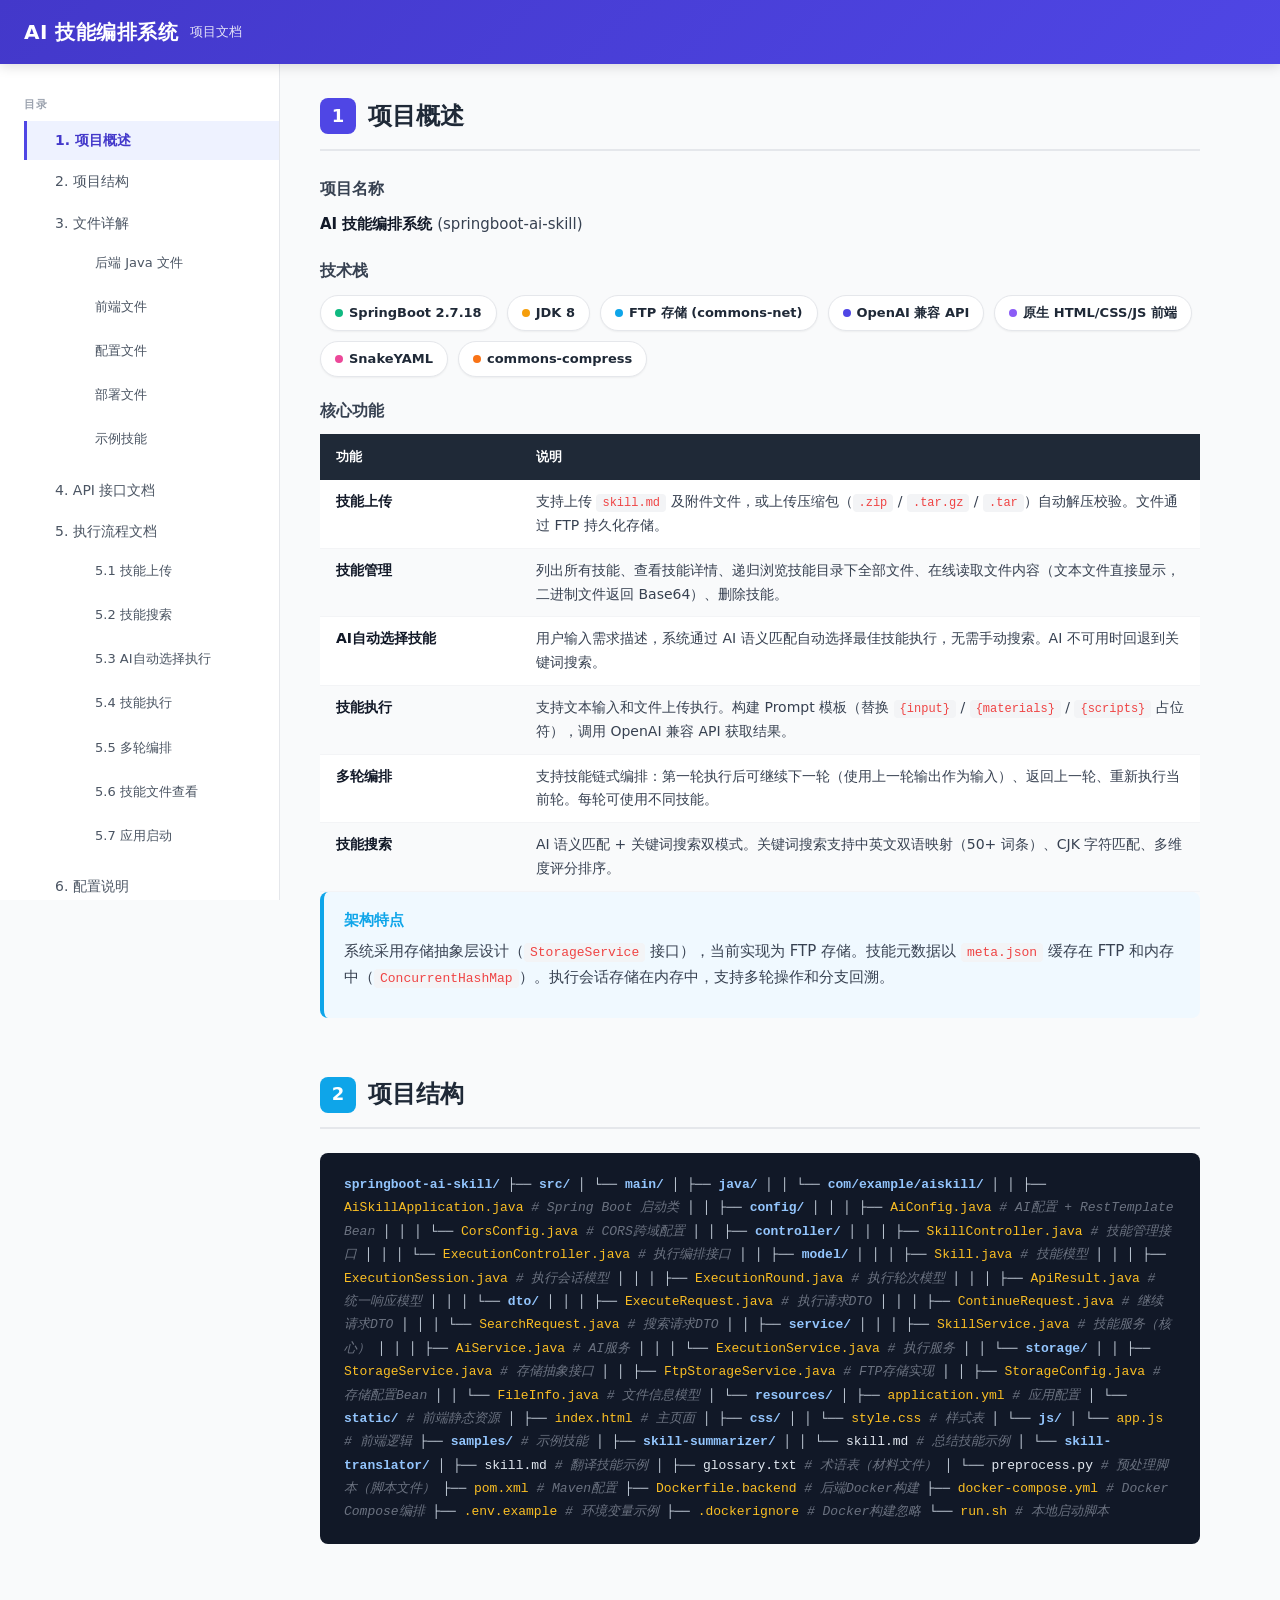
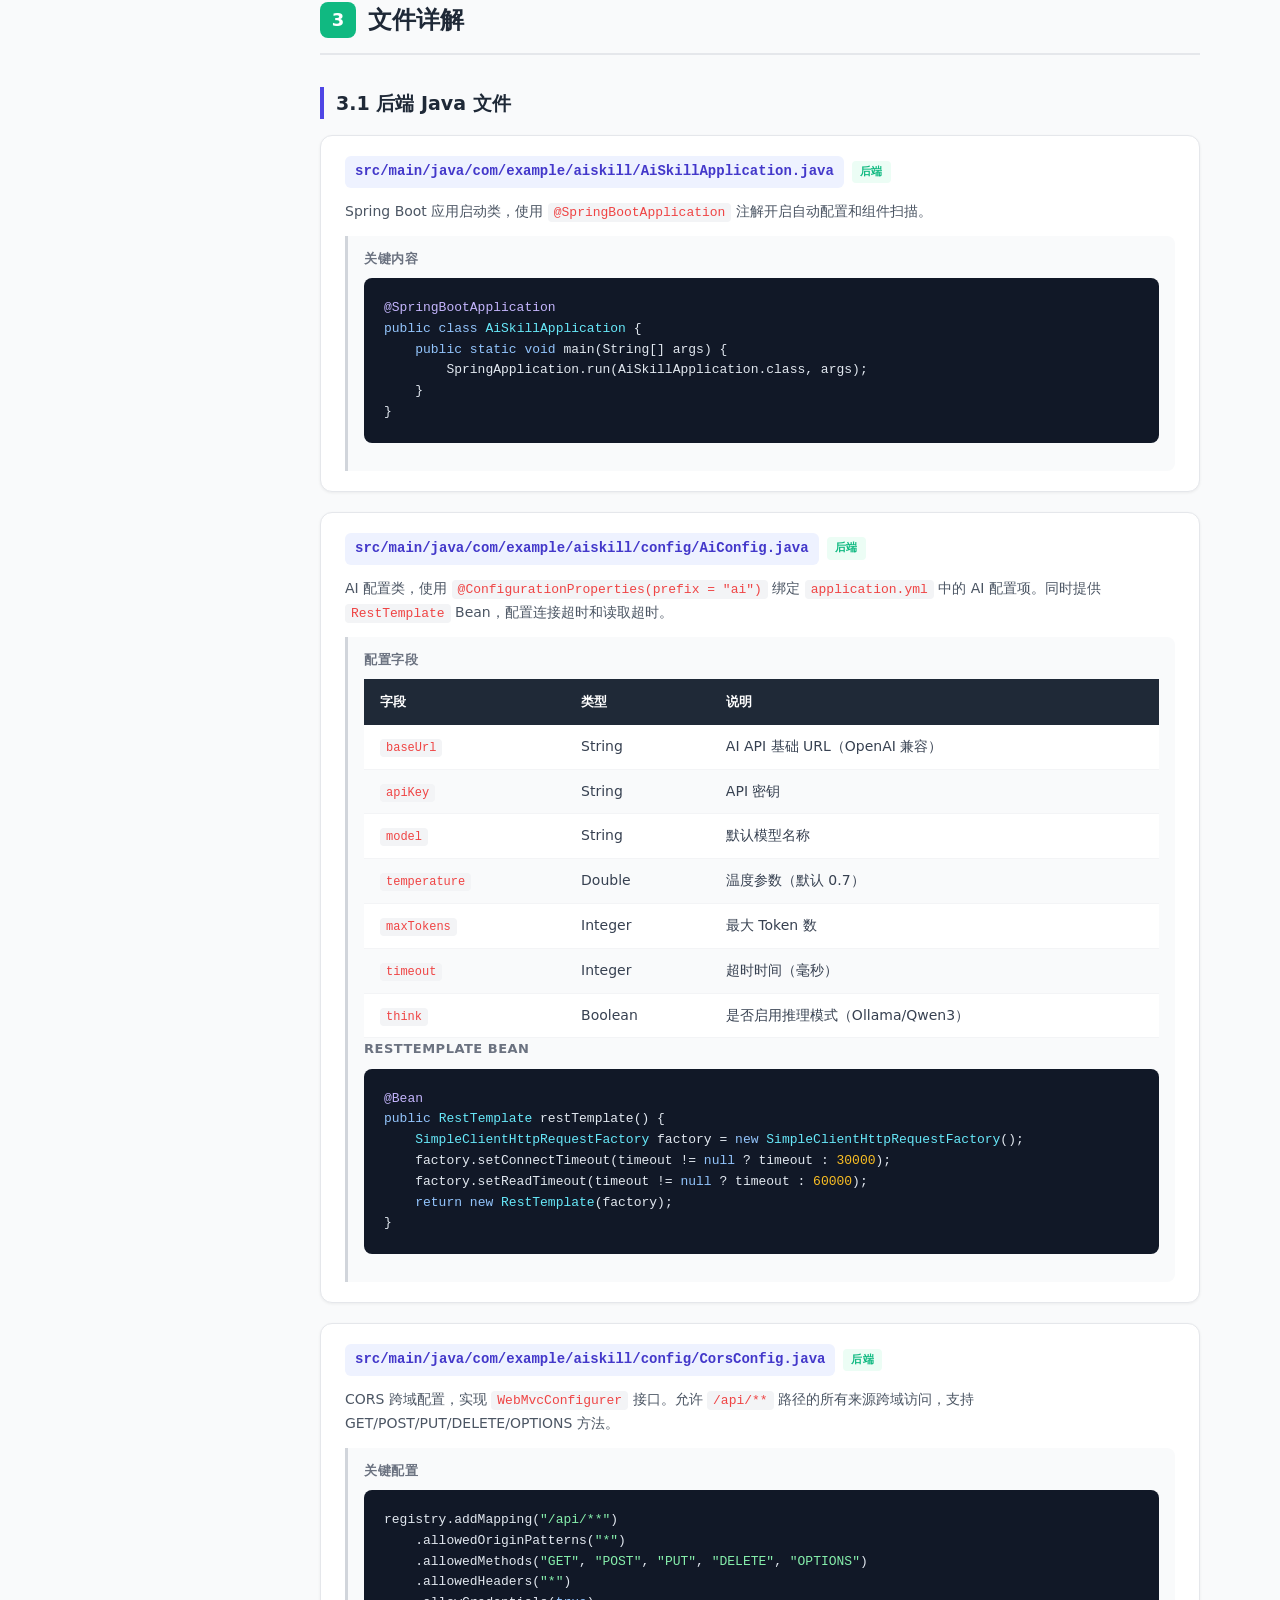
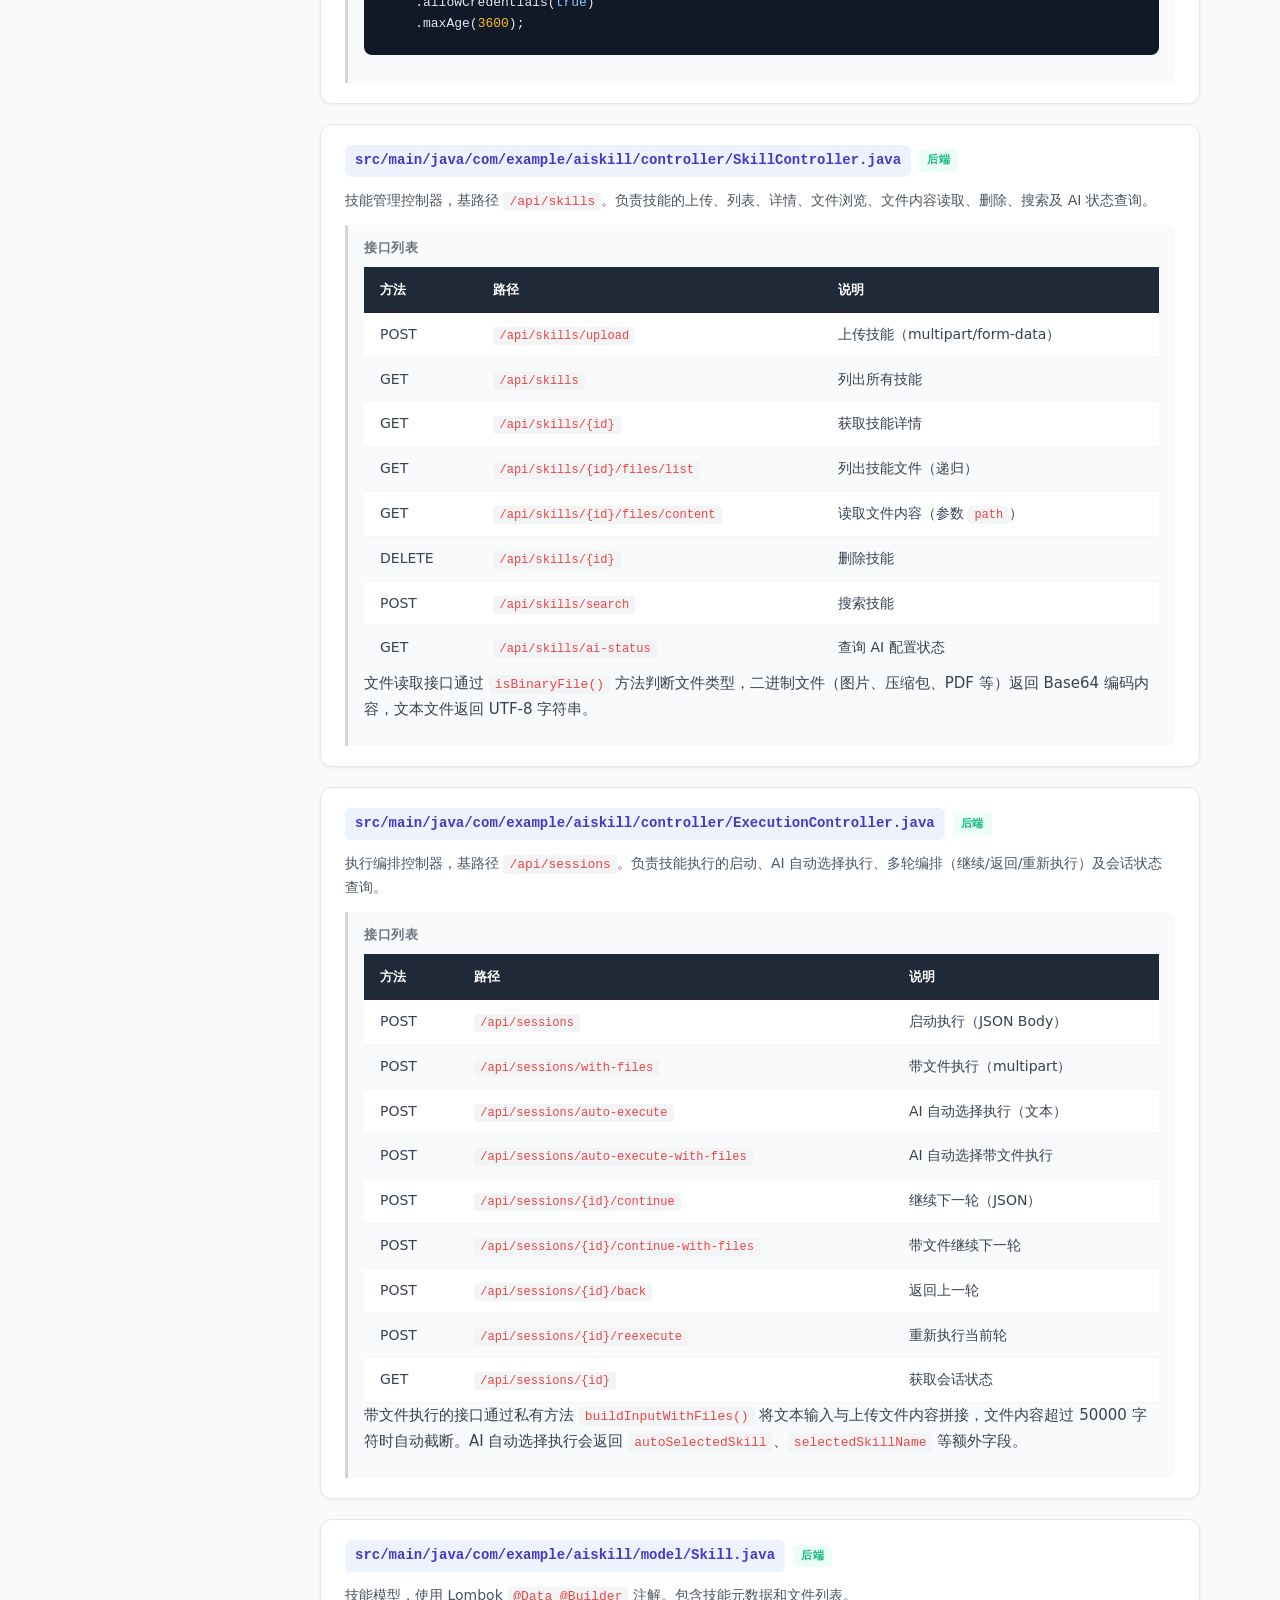
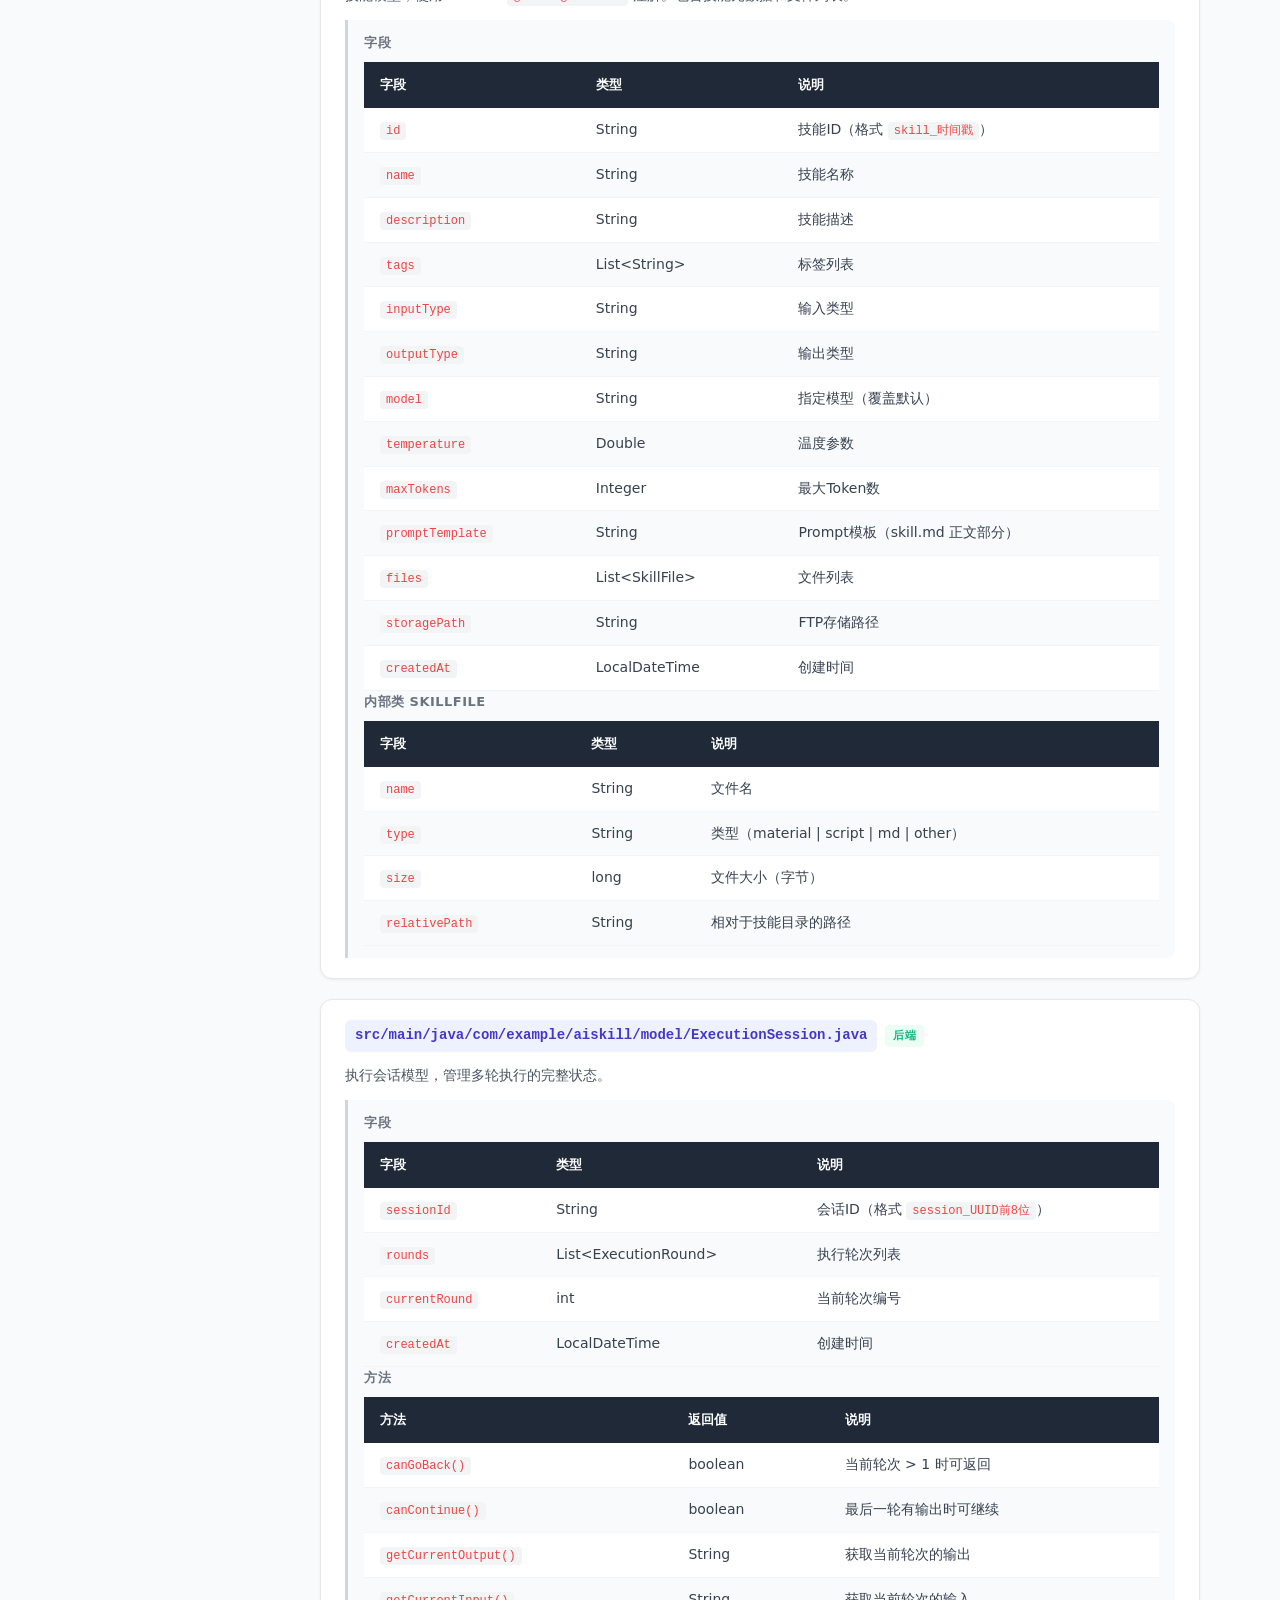
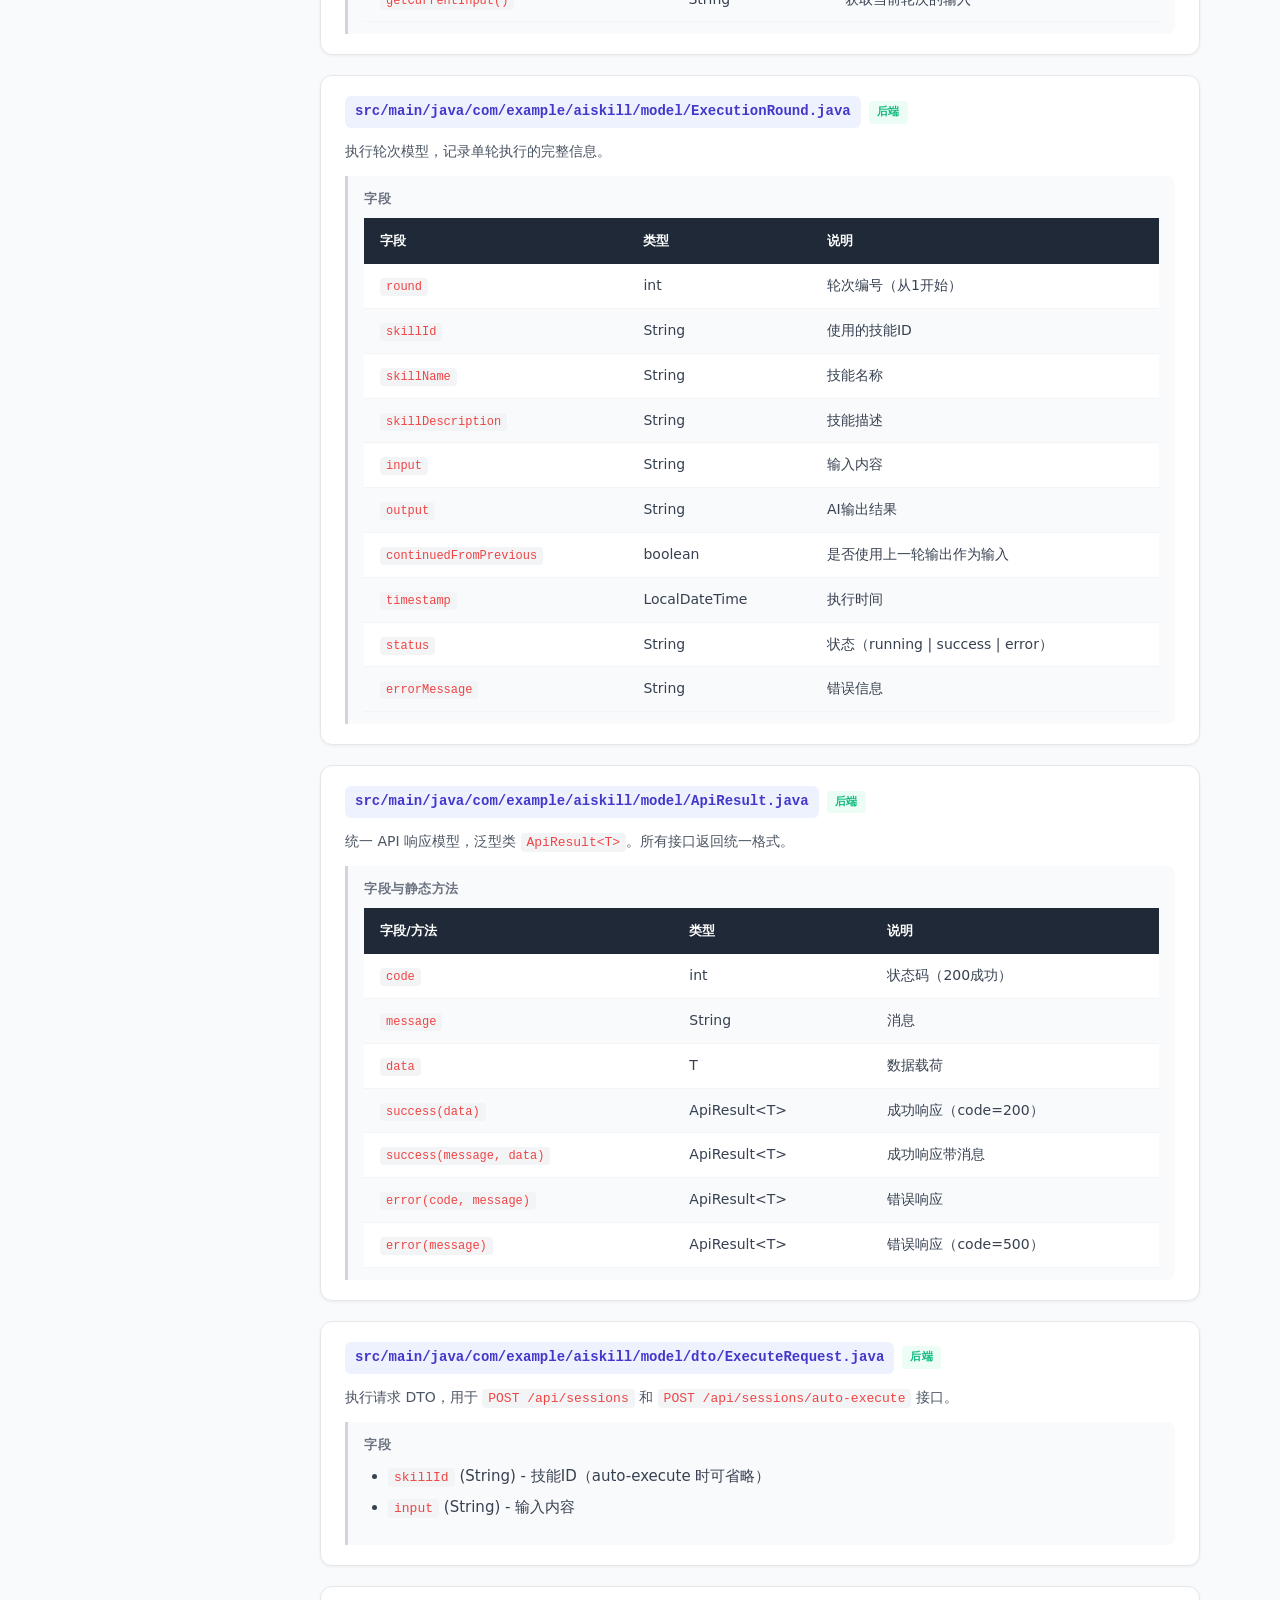
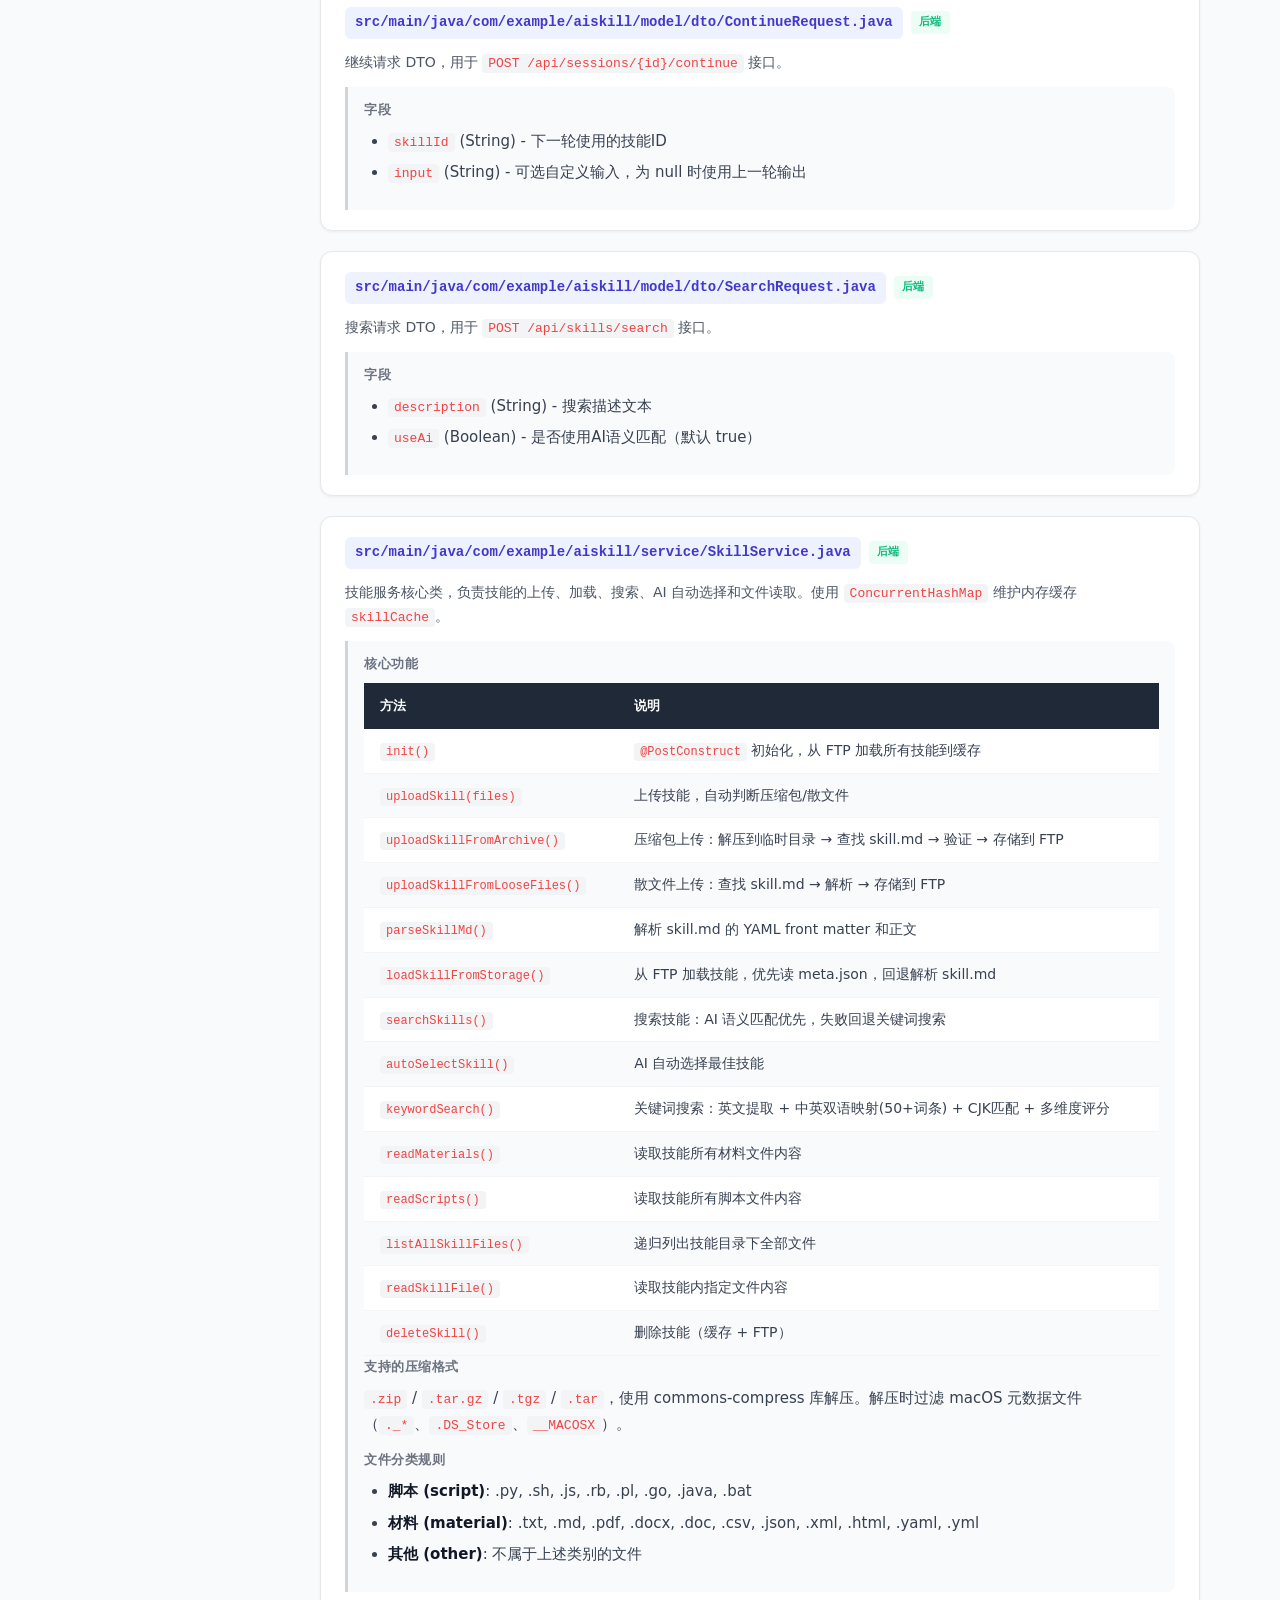
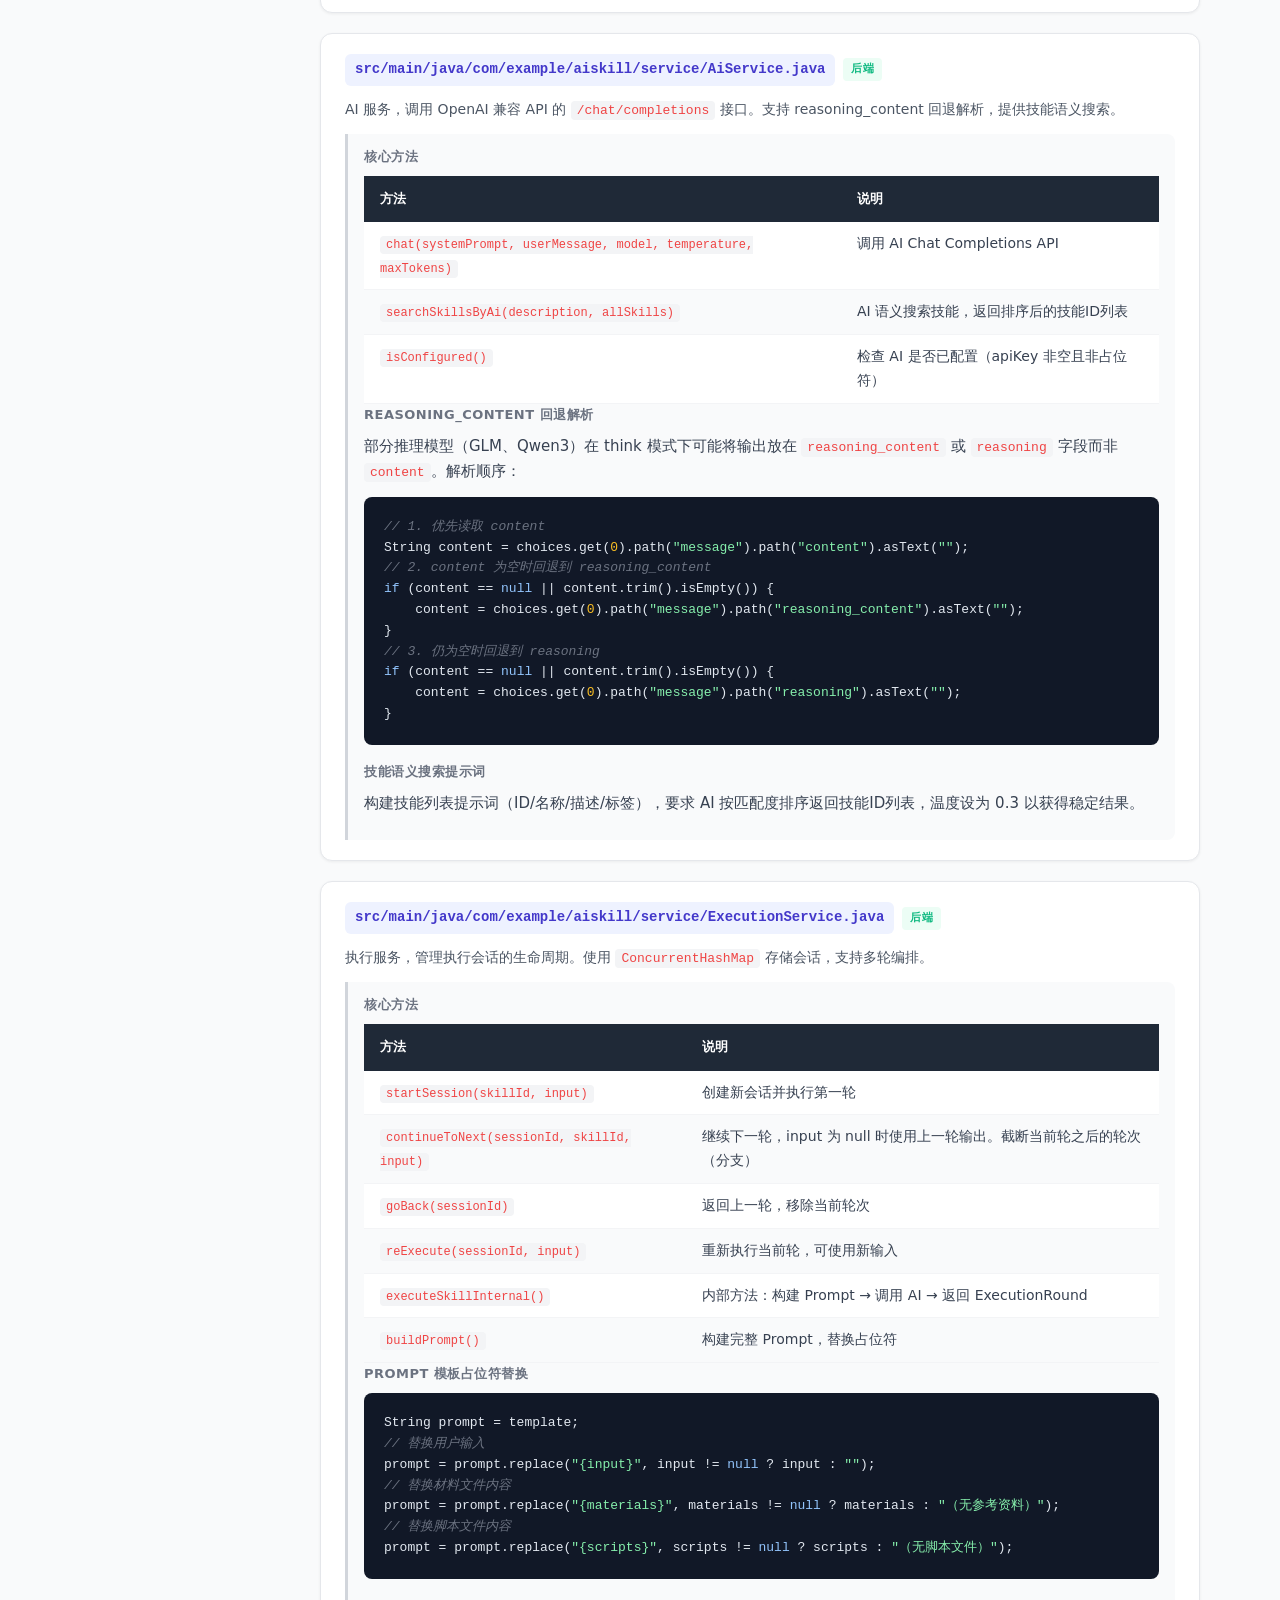
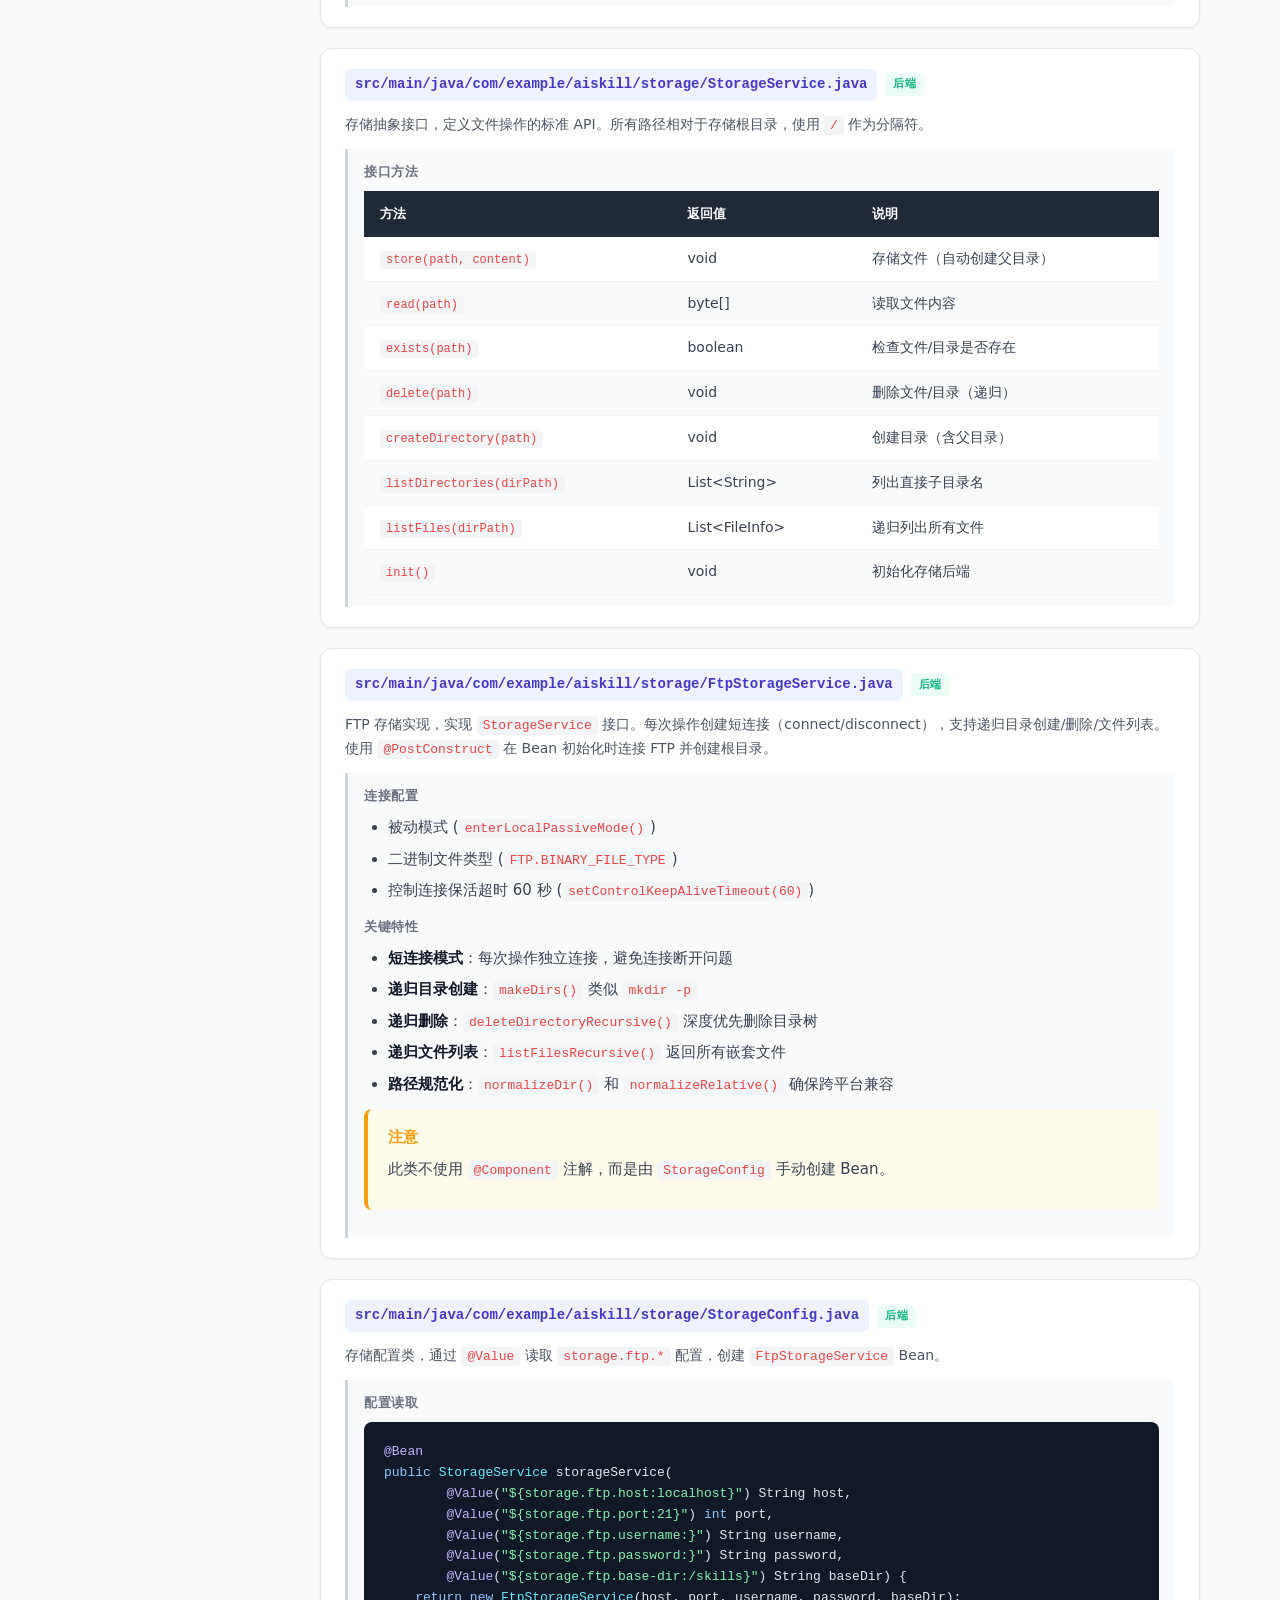
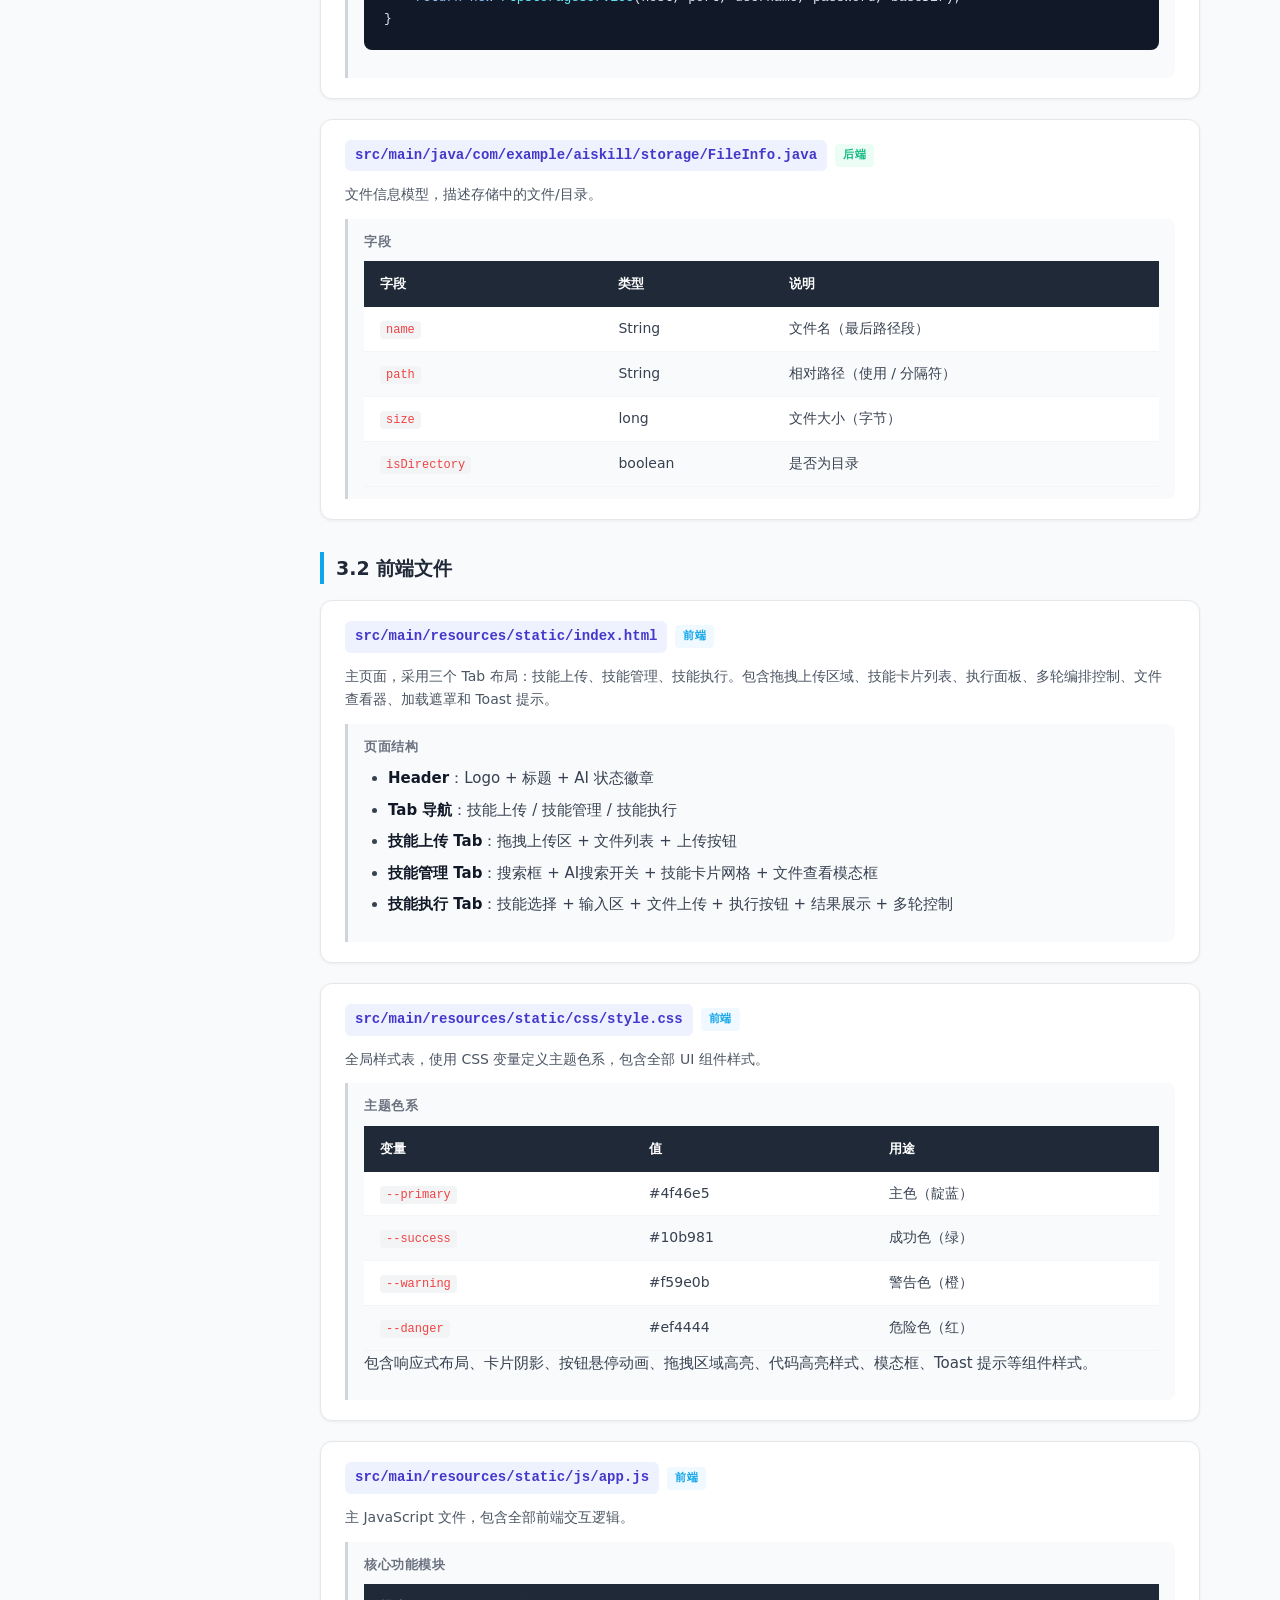
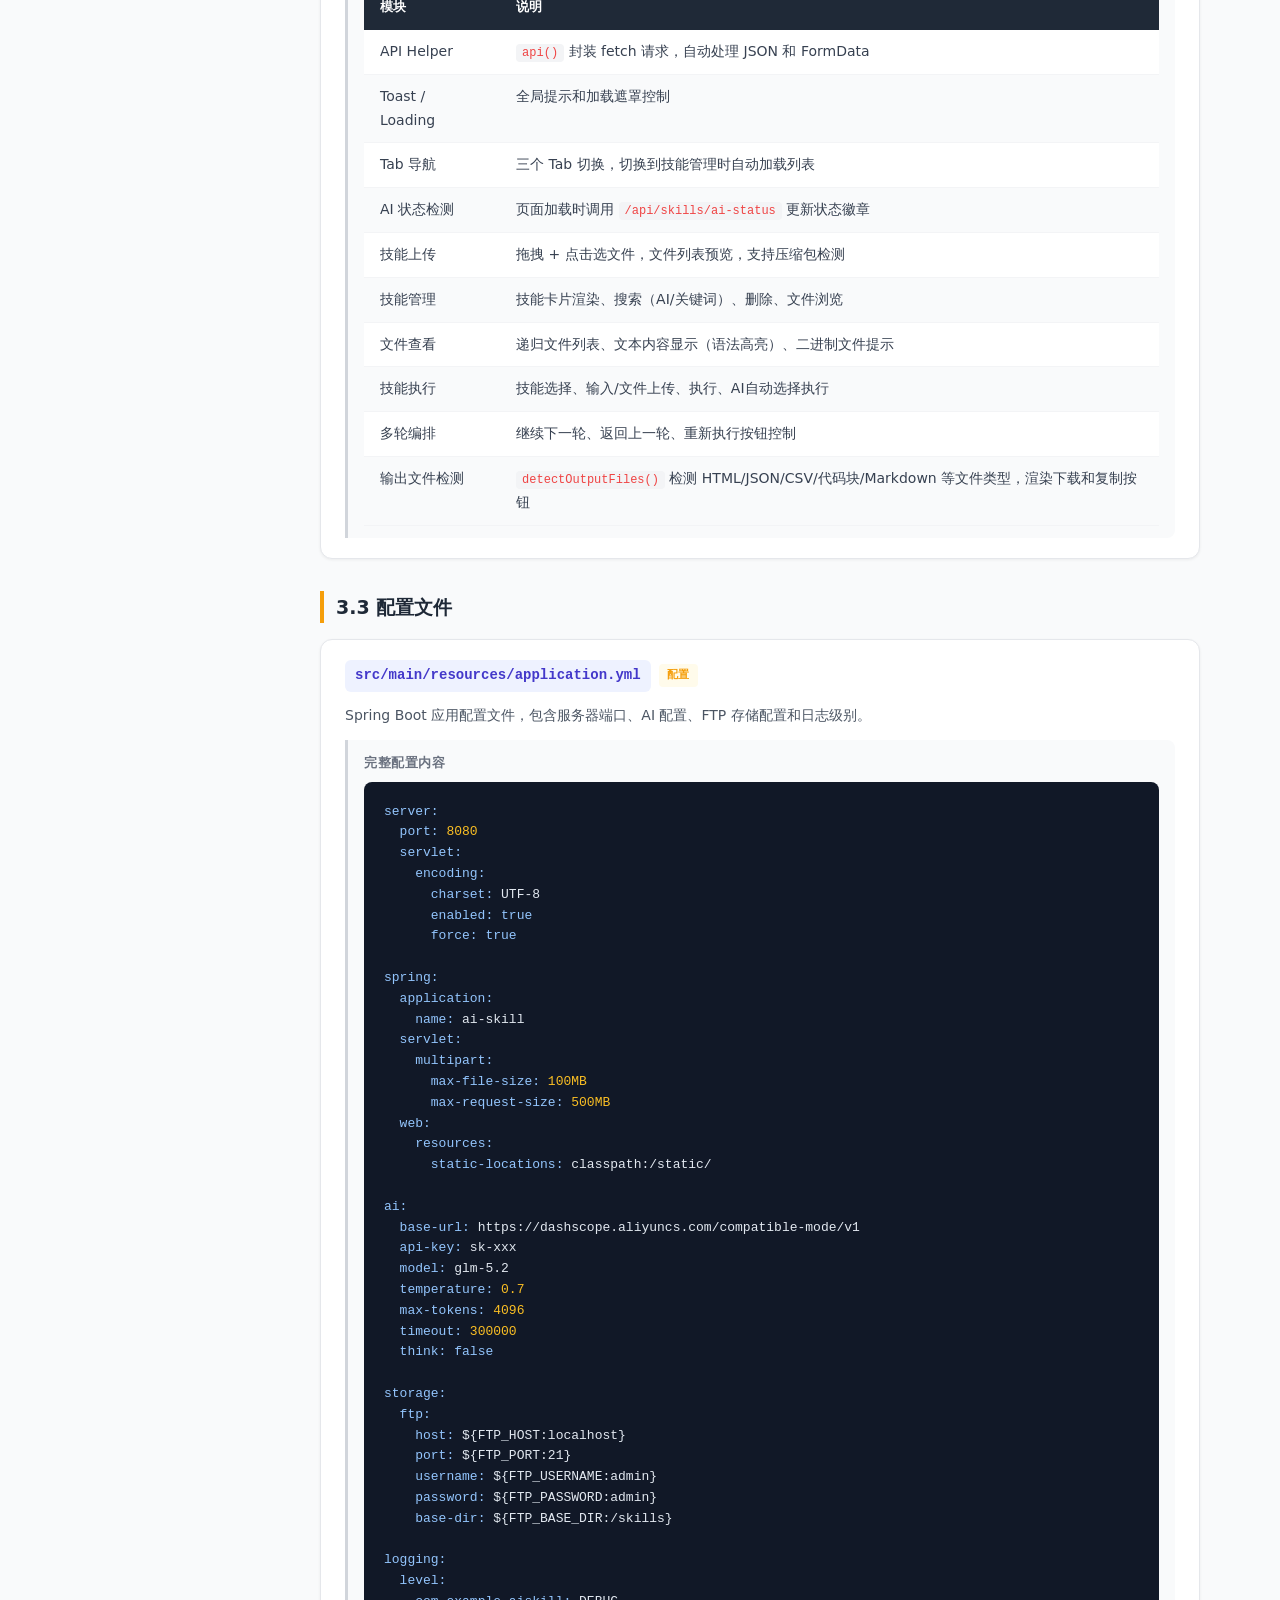
<file: 项目文档.html>
<!DOCTYPE html>
<html lang="zh-CN">
<head>
    <meta charset="UTF-8">
    <meta name="viewport" content="width=device-width, initial-scale=1.0">
    <title>AI 技能编排系统 - 项目文档</title>
    <style>
        /* ==================== Reset & Base ==================== */
        *, *::before, *::after {
            margin: 0;
            padding: 0;
            box-sizing: border-box;
        }

        :root {
            --primary: #4f46e5;
            --primary-light: #6366f1;
            --primary-dark: #4338ca;
            --primary-bg: #eef2ff;
            --success: #10b981;
            --success-bg: #ecfdf5;
            --warning: #f59e0b;
            --warning-bg: #fffbeb;
            --danger: #ef4444;
            --danger-bg: #fef2f2;
            --info: #0ea5e9;
            --info-bg: #f0f9ff;
            --purple: #8b5cf6;
            --purple-bg: #f5f3ff;

            --gray-50: #f9fafb;
            --gray-100: #f3f4f6;
            --gray-200: #e5e7eb;
            --gray-300: #d1d5db;
            --gray-400: #9ca3af;
            --gray-500: #6b7280;
            --gray-600: #4b5563;
            --gray-700: #374151;
            --gray-800: #1f2937;
            --gray-900: #111827;

            --radius: 12px;
            --radius-sm: 8px;
            --radius-lg: 16px;
            --sidebar-width: 280px;
            --header-height: 64px;
            --max-width: 960px;
            --code-font: 'SF Mono', 'Fira Code', 'JetBrains Mono', 'Cascadia Code', Consolas, 'Liberation Mono', Menlo, monospace;
            --body-font: system-ui, -apple-system, 'Segoe UI', 'PingFang SC', 'Hiragino Sans GB', 'Microsoft YaHei', 'Helvetica Neue', Helvetica, Arial, sans-serif;
        }

        html {
            scroll-behavior: smooth;
            scroll-padding-top: calc(var(--header-height) + 20px);
        }

        body {
            font-family: var(--body-font);
            background: var(--gray-50);
            color: var(--gray-800);
            line-height: 1.7;
            font-size: 15px;
        }

        /* ==================== Header ==================== */
        .doc-header {
            position: fixed;
            top: 0;
            left: 0;
            right: 0;
            height: var(--header-height);
            background: linear-gradient(135deg, var(--primary-dark), var(--primary));
            color: #fff;
            display: flex;
            align-items: center;
            padding: 0 24px;
            z-index: 1000;
            box-shadow: 0 2px 12px rgba(0, 0, 0, 0.15);
        }

        .doc-header h1 {
            font-size: 20px;
            font-weight: 700;
            letter-spacing: 0.5px;
        }

        .doc-header .header-subtitle {
            font-size: 13px;
            opacity: 0.85;
            margin-left: 12px;
            font-weight: 400;
        }

        .menu-toggle {
            display: none;
            background: none;
            border: none;
            color: #fff;
            font-size: 24px;
            cursor: pointer;
            margin-right: 12px;
            padding: 4px;
        }

        /* ==================== Sidebar ==================== */
        .sidebar {
            position: fixed;
            top: var(--header-height);
            left: 0;
            bottom: 0;
            width: var(--sidebar-width);
            background: #fff;
            border-right: 1px solid var(--gray-200);
            overflow-y: auto;
            padding: 20px 0;
            z-index: 900;
            transition: transform 0.3s ease;
        }

        .sidebar nav ul {
            list-style: none;
        }

        .sidebar nav > ul > li {
            margin-bottom: 2px;
        }

        .sidebar nav .nav-section-title {
            font-size: 11px;
            font-weight: 700;
            text-transform: uppercase;
            letter-spacing: 1px;
            color: var(--gray-400);
            padding: 12px 24px 6px;
        }

        .sidebar nav a {
            display: block;
            padding: 8px 24px 8px 28px;
            color: var(--gray-600);
            text-decoration: none;
            font-size: 14px;
            font-weight: 500;
            transition: all 0.2s;
            border-left: 3px solid transparent;
        }

        .sidebar nav a:hover {
            background: var(--gray-50);
            color: var(--primary);
            border-left-color: var(--primary-light);
        }

        .sidebar nav a.active {
            background: var(--primary-bg);
            color: var(--primary-dark);
            border-left-color: var(--primary);
            font-weight: 600;
        }

        .sidebar nav .nav-sub a {
            padding-left: 44px;
            font-size: 13px;
            font-weight: 400;
        }

        /* ==================== Main Content ==================== */
        .main-content {
            margin-left: var(--sidebar-width);
            margin-top: var(--header-height);
            padding: 32px 40px 80px;
            max-width: var(--max-width);
        }

        /* ==================== Sections ==================== */
        .section {
            margin-bottom: 56px;
        }

        .section-header {
            display: flex;
            align-items: center;
            gap: 12px;
            margin-bottom: 24px;
            padding-bottom: 12px;
            border-bottom: 2px solid var(--gray-200);
        }

        .section-number {
            display: inline-flex;
            align-items: center;
            justify-content: center;
            width: 36px;
            height: 36px;
            border-radius: var(--radius-sm);
            font-size: 18px;
            font-weight: 700;
            color: #fff;
            flex-shrink: 0;
        }

        .section-title {
            font-size: 24px;
            font-weight: 700;
        }

        .section-header.s1 .section-number { background: var(--primary); }
        .section-header.s2 .section-number { background: var(--info); }
        .section-header.s3 .section-number { background: var(--success); }
        .section-header.s4 .section-number { background: var(--warning); }
        .section-header.s5 .section-number { background: var(--purple); }
        .section-header.s6 .section-number { background: #ec4899; }
        .section-header.s7 .section-number { background: #14b8a6; }
        .section-header.s8 .section-number { background: #f97316; }

        .subsection {
            margin-top: 32px;
            margin-bottom: 24px;
        }

        .subsection-title {
            font-size: 19px;
            font-weight: 700;
            color: var(--gray-800);
            margin-bottom: 16px;
            padding-left: 12px;
            border-left: 4px solid var(--primary);
        }

        .subsection-title.s-info { border-left-color: var(--info); }
        .subsection-title.s-success { border-left-color: var(--success); }
        .subsection-title.s-warning { border-left-color: var(--warning); }
        .subsection-title.s-purple { border-left-color: var(--purple); }
        .subsection-title.s-danger { border-left-color: var(--danger); }

        h4 {
            font-size: 16px;
            font-weight: 700;
            color: var(--gray-700);
            margin-top: 20px;
            margin-bottom: 10px;
        }

        p {
            margin-bottom: 12px;
            color: var(--gray-700);
        }

        ul, ol {
            margin-bottom: 12px;
            padding-left: 24px;
        }

        li {
            margin-bottom: 6px;
            color: var(--gray-700);
        }

        strong {
            color: var(--gray-900);
            font-weight: 600;
        }

        a {
            color: var(--primary);
            text-decoration: none;
        }

        a:hover {
            text-decoration: underline;
        }

        /* ==================== Code Blocks ==================== */
        code {
            font-family: var(--code-font);
            font-size: 13px;
            background: var(--gray-100);
            color: var(--danger);
            padding: 2px 6px;
            border-radius: 4px;
        }

        pre {
            background: var(--gray-900);
            color: #e2e8f0;
            border-radius: var(--radius-sm);
            padding: 20px;
            overflow-x: auto;
            margin-bottom: 16px;
            font-size: 13px;
            line-height: 1.6;
        }

        pre code {
            background: none;
            color: inherit;
            padding: 0;
            font-size: 13px;
        }

        /* Syntax highlighting */
        .tok-key { color: #93c5fd; }
        .tok-str { color: #86efac; }
        .tok-com { color: #6b7280; font-style: italic; }
        .tok-num { color: #fbbf24; }
        .tok-ann { color: #c4b5fd; }
        .tok-typ { color: #67e8f9; }

        /* ==================== Tables ==================== */
        .table-wrapper {
            overflow-x: auto;
            margin-bottom: 20px;
            border-radius: var(--radius-sm);
            box-shadow: 0 1px 3px rgba(0, 0, 0, 0.08);
        }

        table {
            width: 100%;
            border-collapse: collapse;
            font-size: 14px;
            background: #fff;
        }

        thead {
            background: var(--gray-800);
        }

        th {
            padding: 12px 16px;
            text-align: left;
            color: #fff;
            font-weight: 600;
            font-size: 13px;
            white-space: nowrap;
        }

        td {
            padding: 10px 16px;
            border-bottom: 1px solid var(--gray-100);
            color: var(--gray-700);
            vertical-align: top;
        }

        tbody tr:nth-child(even) {
            background: var(--gray-50);
        }

        tbody tr:hover {
            background: var(--primary-bg);
        }

        td code, th code {
            font-size: 12px;
        }

        /* ==================== File Cards ==================== */
        .file-card {
            background: #fff;
            border: 1px solid var(--gray-200);
            border-radius: var(--radius);
            padding: 20px 24px;
            margin-bottom: 20px;
            box-shadow: 0 1px 3px rgba(0, 0, 0, 0.06);
            transition: box-shadow 0.2s;
        }

        .file-card:hover {
            box-shadow: 0 4px 12px rgba(0, 0, 0, 0.1);
        }

        .file-card-header {
            display: flex;
            align-items: center;
            gap: 8px;
            margin-bottom: 12px;
            flex-wrap: wrap;
        }

        .file-path {
            font-family: var(--code-font);
            font-size: 14px;
            font-weight: 600;
            color: var(--primary-dark);
            background: var(--primary-bg);
            padding: 4px 10px;
            border-radius: 6px;
            word-break: break-all;
        }

        .file-badge {
            display: inline-block;
            padding: 2px 8px;
            border-radius: 4px;
            font-size: 11px;
            font-weight: 600;
            text-transform: uppercase;
            letter-spacing: 0.5px;
        }

        .file-badge.backend { background: var(--success-bg); color: var(--success); }
        .file-badge.frontend { background: var(--info-bg); color: var(--info); }
        .file-badge.config { background: var(--warning-bg); color: var(--warning); }
        .file-badge.deploy { background: var(--purple-bg); color: var(--purple); }
        .file-badge.sample { background: #fdf2f8; color: #ec4899; }

        .file-purpose {
            font-size: 14px;
            color: var(--gray-600);
            margin-bottom: 12px;
        }

        .file-key-content {
            background: var(--gray-50);
            border-left: 3px solid var(--gray-300);
            padding: 12px 16px;
            border-radius: 0 var(--radius-sm) var(--radius-sm) 0;
        }

        .file-key-content h5 {
            font-size: 13px;
            font-weight: 700;
            color: var(--gray-500);
            text-transform: uppercase;
            letter-spacing: 0.5px;
            margin-bottom: 8px;
        }

        /* ==================== Info Boxes ==================== */
        .info-box {
            border-radius: var(--radius-sm);
            padding: 16px 20px;
            margin-bottom: 16px;
            border-left: 4px solid;
        }

        .info-box.info {
            background: var(--info-bg);
            border-left-color: var(--info);
        }

        .info-box.success {
            background: var(--success-bg);
            border-left-color: var(--success);
        }

        .info-box.warning {
            background: var(--warning-bg);
            border-left-color: var(--warning);
        }

        .info-box.danger {
            background: var(--danger-bg);
            border-left-color: var(--danger);
        }

        .info-box-title {
            font-weight: 700;
            margin-bottom: 6px;
        }

        .info-box.info .info-box-title { color: var(--info); }
        .info-box.success .info-box-title { color: var(--success); }
        .info-box.warning .info-box-title { color: var(--warning); }
        .info-box.danger .info-box-title { color: var(--danger); }

        /* ==================== File Tree ==================== */
        .file-tree {
            background: var(--gray-900);
            color: #cbd5e1;
            border-radius: var(--radius-sm);
            padding: 20px 24px;
            font-family: var(--code-font);
            font-size: 13px;
            line-height: 1.8;
            overflow-x: auto;
            margin-bottom: 16px;
        }

        .file-tree .dir { color: #93c5fd; font-weight: 600; }
        .file-tree .file { color: #e2e8f0; }
        .file-tree .comment { color: #6b7280; font-style: italic; }
        .file-tree .highlight { color: #fbbf24; }

        /* ==================== Tech Stack Badges ==================== */
        .tech-stack {
            display: flex;
            flex-wrap: wrap;
            gap: 10px;
            margin-bottom: 20px;
        }

        .tech-badge {
            display: inline-flex;
            align-items: center;
            gap: 6px;
            padding: 6px 14px;
            border-radius: 20px;
            font-size: 13px;
            font-weight: 600;
            background: #fff;
            border: 1px solid var(--gray-200);
            box-shadow: 0 1px 2px rgba(0, 0, 0, 0.05);
        }

        .tech-badge .dot {
            width: 8px;
            height: 8px;
            border-radius: 50%;
        }

        /* ==================== Flow Steps ==================== */
        .flow-steps {
            position: relative;
            padding-left: 32px;
            margin-bottom: 20px;
        }

        .flow-steps::before {
            content: '';
            position: absolute;
            left: 12px;
            top: 8px;
            bottom: 8px;
            width: 2px;
            background: var(--gray-200);
        }

        .flow-step {
            position: relative;
            margin-bottom: 20px;
        }

        .flow-step::before {
            content: '';
            position: absolute;
            left: -26px;
            top: 4px;
            width: 14px;
            height: 14px;
            border-radius: 50%;
            background: #fff;
            border: 3px solid var(--primary);
            z-index: 1;
        }

        .flow-step .step-content {
            background: #fff;
            border: 1px solid var(--gray-200);
            border-radius: var(--radius-sm);
            padding: 14px 18px;
        }

        .flow-step .step-number {
            display: inline-block;
            font-weight: 700;
            color: var(--primary);
            font-size: 13px;
            margin-right: 6px;
        }

        /* ==================== Back to Top ==================== */
        .back-to-top {
            position: fixed;
            bottom: 32px;
            right: 32px;
            width: 48px;
            height: 48px;
            border-radius: 50%;
            background: var(--primary);
            color: #fff;
            border: none;
            font-size: 20px;
            cursor: pointer;
            display: flex;
            align-items: center;
            justify-content: center;
            box-shadow: 0 4px 16px rgba(79, 70, 229, 0.4);
            opacity: 0;
            visibility: hidden;
            transition: all 0.3s;
            z-index: 800;
        }

        .back-to-top.visible {
            opacity: 1;
            visibility: visible;
        }

        .back-to-top:hover {
            background: var(--primary-dark);
            transform: translateY(-2px);
        }

        /* ==================== Responsive ==================== */
        @media (max-width: 900px) {
            .sidebar {
                transform: translateX(-100%);
                box-shadow: 2px 0 16px rgba(0, 0, 0, 0.15);
            }

            .sidebar.open {
                transform: translateX(0);
            }

            .main-content {
                margin-left: 0;
                padding: 24px 20px 60px;
            }

            .menu-toggle {
                display: flex;
                align-items: center;
            }

            .doc-header .header-subtitle {
                display: none;
            }

            .back-to-top {
                bottom: 20px;
                right: 20px;
            }
        }

        @media (max-width: 600px) {
            .doc-header h1 {
                font-size: 16px;
            }

            .section-title {
                font-size: 20px;
            }

            pre {
                padding: 14px;
                font-size: 12px;
            }
        }

        .sidebar-overlay {
            display: none;
            position: fixed;
            top: var(--header-height);
            left: 0;
            right: 0;
            bottom: 0;
            background: rgba(0, 0, 0, 0.4);
            z-index: 850;
        }

        .sidebar-overlay.show {
            display: block;
        }
    </style>
</head>
<body>

<!-- ==================== Header ==================== -->
<header class="doc-header">
    <button class="menu-toggle" onclick="toggleSidebar()">&#9776;</button>
    <h1>AI 技能编排系统</h1>
    <span class="header-subtitle">项目文档</span>
</header>

<!-- ==================== Sidebar ==================== -->
<div class="sidebar-overlay" id="sidebar-overlay" onclick="toggleSidebar()"></div>
<aside class="sidebar" id="sidebar">
    <nav>
        <div class="nav-section-title">目录</div>
        <ul>
            <li><a href="#section-1">1. 项目概述</a></li>
            <li><a href="#section-2">2. 项目结构</a></li>
            <li>
                <a href="#section-3">3. 文件详解</a>
                <ul class="nav-sub">
                    <li><a href="#subsection-3-1">后端 Java 文件</a></li>
                    <li><a href="#subsection-3-2">前端文件</a></li>
                    <li><a href="#subsection-3-3">配置文件</a></li>
                    <li><a href="#subsection-3-4">部署文件</a></li>
                    <li><a href="#subsection-3-5">示例技能</a></li>
                </ul>
            </li>
            <li><a href="#section-4">4. API 接口文档</a></li>
            <li>
                <a href="#section-5">5. 执行流程文档</a>
                <ul class="nav-sub">
                    <li><a href="#flow-5-1">5.1 技能上传</a></li>
                    <li><a href="#flow-5-2">5.2 技能搜索</a></li>
                    <li><a href="#flow-5-3">5.3 AI自动选择执行</a></li>
                    <li><a href="#flow-5-4">5.4 技能执行</a></li>
                    <li><a href="#flow-5-5">5.5 多轮编排</a></li>
                    <li><a href="#flow-5-6">5.6 技能文件查看</a></li>
                    <li><a href="#flow-5-7">5.7 应用启动</a></li>
                </ul>
            </li>
            <li><a href="#section-6">6. 配置说明</a></li>
            <li><a href="#section-7">7. 技能格式说明</a></li>
            <li><a href="#section-8">8. 部署说明</a></li>
        </ul>
    </nav>
</aside>

<!-- ==================== Main Content ==================== -->
<main class="main-content">

<!-- ==================== Section 1: Project Overview ==================== -->
<section class="section" id="section-1">
    <div class="section-header s1">
        <span class="section-number">1</span>
        <span class="section-title">项目概述</span>
    </div>

    <h4>项目名称</h4>
    <p><strong>AI 技能编排系统</strong> (springboot-ai-skill)</p>

    <h4>技术栈</h4>
    <div class="tech-stack">
        <span class="tech-badge"><span class="dot" style="background:var(--success)"></span> SpringBoot 2.7.18</span>
        <span class="tech-badge"><span class="dot" style="background:var(--warning)"></span> JDK 8</span>
        <span class="tech-badge"><span class="dot" style="background:var(--info)"></span> FTP 存储 (commons-net)</span>
        <span class="tech-badge"><span class="dot" style="background:var(--primary)"></span> OpenAI 兼容 API</span>
        <span class="tech-badge"><span class="dot" style="background:var(--purple)"></span> 原生 HTML/CSS/JS 前端</span>
        <span class="tech-badge"><span class="dot" style="background:#ec4899"></span> SnakeYAML</span>
        <span class="tech-badge"><span class="dot" style="background:#f97316"></span> commons-compress</span>
    </div>

    <h4>核心功能</h4>
    <table>
        <thead>
            <tr>
                <th style="width: 200px;">功能</th>
                <th>说明</th>
            </tr>
        </thead>
        <tbody>
            <tr>
                <td><strong>技能上传</strong></td>
                <td>支持上传 <code>skill.md</code> 及附件文件，或上传压缩包（<code>.zip</code> / <code>.tar.gz</code> / <code>.tar</code>）自动解压校验。文件通过 FTP 持久化存储。</td>
            </tr>
            <tr>
                <td><strong>技能管理</strong></td>
                <td>列出所有技能、查看技能详情、递归浏览技能目录下全部文件、在线读取文件内容（文本文件直接显示，二进制文件返回 Base64）、删除技能。</td>
            </tr>
            <tr>
                <td><strong>AI自动选择技能</strong></td>
                <td>用户输入需求描述，系统通过 AI 语义匹配自动选择最佳技能执行，无需手动搜索。AI 不可用时回退到关键词搜索。</td>
            </tr>
            <tr>
                <td><strong>技能执行</strong></td>
                <td>支持文本输入和文件上传执行。构建 Prompt 模板（替换 <code>{input}</code> / <code>{materials}</code> / <code>{scripts}</code> 占位符），调用 OpenAI 兼容 API 获取结果。</td>
            </tr>
            <tr>
                <td><strong>多轮编排</strong></td>
                <td>支持技能链式编排：第一轮执行后可继续下一轮（使用上一轮输出作为输入）、返回上一轮、重新执行当前轮。每轮可使用不同技能。</td>
            </tr>
            <tr>
                <td><strong>技能搜索</strong></td>
                <td>AI 语义匹配 + 关键词搜索双模式。关键词搜索支持中英文双语映射（50+ 词条）、CJK 字符匹配、多维度评分排序。</td>
            </tr>
        </tbody>
    </table>

    <div class="info-box info">
        <div class="info-box-title">架构特点</div>
        <p>系统采用存储抽象层设计（<code>StorageService</code> 接口），当前实现为 FTP 存储。技能元数据以 <code>meta.json</code> 缓存在 FTP 和内存中（<code>ConcurrentHashMap</code>）。执行会话存储在内存中，支持多轮操作和分支回溯。</p>
    </div>
</section>

<!-- ==================== Section 2: Project Structure ==================== -->
<section class="section" id="section-2">
    <div class="section-header s2">
        <span class="section-number">2</span>
        <span class="section-title">项目结构</span>
    </div>

    <div class="file-tree">
<span class="dir">springboot-ai-skill/</span>
├── <span class="dir">src/</span>
│   └── <span class="dir">main/</span>
│       ├── <span class="dir">java/</span>
│       │   └── <span class="dir">com/example/aiskill/</span>
│       │       ├── <span class="highlight">AiSkillApplication.java</span>          <span class="comment"># Spring Boot 启动类</span>
│       │       ├── <span class="dir">config/</span>
│       │       │   ├── <span class="highlight">AiConfig.java</span>                   <span class="comment"># AI配置 + RestTemplate Bean</span>
│       │       │   └── <span class="highlight">CorsConfig.java</span>                 <span class="comment"># CORS跨域配置</span>
│       │       ├── <span class="dir">controller/</span>
│       │       │   ├── <span class="highlight">SkillController.java</span>           <span class="comment"># 技能管理接口</span>
│       │       │   └── <span class="highlight">ExecutionController.java</span>       <span class="comment"># 执行编排接口</span>
│       │       ├── <span class="dir">model/</span>
│       │       │   ├── <span class="highlight">Skill.java</span>                     <span class="comment"># 技能模型</span>
│       │       │   ├── <span class="highlight">ExecutionSession.java</span>          <span class="comment"># 执行会话模型</span>
│       │       │   ├── <span class="highlight">ExecutionRound.java</span>            <span class="comment"># 执行轮次模型</span>
│       │       │   ├── <span class="highlight">ApiResult.java</span>                 <span class="comment"># 统一响应模型</span>
│       │       │   └── <span class="dir">dto/</span>
│       │       │       ├── <span class="highlight">ExecuteRequest.java</span>        <span class="comment"># 执行请求DTO</span>
│       │       │       ├── <span class="highlight">ContinueRequest.java</span>       <span class="comment"># 继续请求DTO</span>
│       │       │       └── <span class="highlight">SearchRequest.java</span>          <span class="comment"># 搜索请求DTO</span>
│       │       ├── <span class="dir">service/</span>
│       │       │   ├── <span class="highlight">SkillService.java</span>              <span class="comment"># 技能服务（核心）</span>
│       │       │   ├── <span class="highlight">AiService.java</span>                 <span class="comment"># AI服务</span>
│       │       │   └── <span class="highlight">ExecutionService.java</span>          <span class="comment"># 执行服务</span>
│       │       └── <span class="dir">storage/</span>
│       │           ├── <span class="highlight">StorageService.java</span>            <span class="comment"># 存储抽象接口</span>
│       │           ├── <span class="highlight">FtpStorageService.java</span>         <span class="comment"># FTP存储实现</span>
│       │           ├── <span class="highlight">StorageConfig.java</span>             <span class="comment"># 存储配置Bean</span>
│       │           └── <span class="highlight">FileInfo.java</span>                  <span class="comment"># 文件信息模型</span>
│       └── <span class="dir">resources/</span>
│           ├── <span class="highlight">application.yml</span>                     <span class="comment"># 应用配置</span>
│           └── <span class="dir">static/</span>                              <span class="comment"># 前端静态资源</span>
│               ├── <span class="highlight">index.html</span>                     <span class="comment"># 主页面</span>
│               ├── <span class="dir">css/</span>
│               │   └── <span class="highlight">style.css</span>                   <span class="comment"># 样式表</span>
│               └── <span class="dir">js/</span>
│                   └── <span class="highlight">app.js</span>                       <span class="comment"># 前端逻辑</span>
├── <span class="dir">samples/</span>                                    <span class="comment"># 示例技能</span>
│   ├── <span class="dir">skill-summarizer/</span>
│   │   └── <span class="file">skill.md</span>                             <span class="comment"># 总结技能示例</span>
│   └── <span class="dir">skill-translator/</span>
│       ├── <span class="file">skill.md</span>                               <span class="comment"># 翻译技能示例</span>
│       ├── <span class="file">glossary.txt</span>                           <span class="comment"># 术语表（材料文件）</span>
│       └── <span class="file">preprocess.py</span>                          <span class="comment"># 预处理脚本（脚本文件）</span>
├── <span class="highlight">pom.xml</span>                                     <span class="comment"># Maven配置</span>
├── <span class="highlight">Dockerfile.backend</span>                          <span class="comment"># 后端Docker构建</span>
├── <span class="highlight">docker-compose.yml</span>                          <span class="comment"># Docker Compose编排</span>
├── <span class="highlight">.env.example</span>                                <span class="comment"># 环境变量示例</span>
├── <span class="highlight">.dockerignore</span>                              <span class="comment"># Docker构建忽略</span>
└── <span class="highlight">run.sh</span>                                      <span class="comment"># 本地启动脚本</span>
    </div>
</section>

<!-- ==================== Section 3: File Details ==================== -->
<section class="section" id="section-3">
    <div class="section-header s3">
        <span class="section-number">3</span>
        <span class="section-title">文件详解</span>
    </div>

    <!-- 3.1 Backend Java Files -->
    <div class="subsection" id="subsection-3-1">
        <h3 class="subsection-title">3.1 后端 Java 文件</h3>

        <!-- AiSkillApplication.java -->
        <div class="file-card">
            <div class="file-card-header">
                <span class="file-path">src/main/java/com/example/aiskill/AiSkillApplication.java</span>
                <span class="file-badge backend">后端</span>
            </div>
            <p class="file-purpose">Spring Boot 应用启动类，使用 <code>@SpringBootApplication</code> 注解开启自动配置和组件扫描。</p>
            <div class="file-key-content">
                <h5>关键内容</h5>
                <pre><code><span class="tok-ann">@SpringBootApplication</span>
<span class="tok-key">public class</span> <span class="tok-typ">AiSkillApplication</span> {
    <span class="tok-key">public static void</span> main(String[] args) {
        SpringApplication.run(AiSkillApplication.class, args);
    }
}</code></pre>
            </div>
        </div>

        <!-- AiConfig.java -->
        <div class="file-card">
            <div class="file-card-header">
                <span class="file-path">src/main/java/com/example/aiskill/config/AiConfig.java</span>
                <span class="file-badge backend">后端</span>
            </div>
            <p class="file-purpose">AI 配置类，使用 <code>@ConfigurationProperties(prefix = "ai")</code> 绑定 <code>application.yml</code> 中的 AI 配置项。同时提供 <code>RestTemplate</code> Bean，配置连接超时和读取超时。</p>
            <div class="file-key-content">
                <h5>配置字段</h5>
                <table>
                    <thead><tr><th>字段</th><th>类型</th><th>说明</th></tr></thead>
                    <tbody>
                        <tr><td><code>baseUrl</code></td><td>String</td><td>AI API 基础 URL（OpenAI 兼容）</td></tr>
                        <tr><td><code>apiKey</code></td><td>String</td><td>API 密钥</td></tr>
                        <tr><td><code>model</code></td><td>String</td><td>默认模型名称</td></tr>
                        <tr><td><code>temperature</code></td><td>Double</td><td>温度参数（默认 0.7）</td></tr>
                        <tr><td><code>maxTokens</code></td><td>Integer</td><td>最大 Token 数</td></tr>
                        <tr><td><code>timeout</code></td><td>Integer</td><td>超时时间（毫秒）</td></tr>
                        <tr><td><code>think</code></td><td>Boolean</td><td>是否启用推理模式（Ollama/Qwen3）</td></tr>
                    </tbody>
                </table>
                <h5>RestTemplate Bean</h5>
                <pre><code><span class="tok-ann">@Bean</span>
<span class="tok-key">public</span> <span class="tok-typ">RestTemplate</span> restTemplate() {
    <span class="tok-typ">SimpleClientHttpRequestFactory</span> factory = <span class="tok-key">new</span> <span class="tok-typ">SimpleClientHttpRequestFactory</span>();
    factory.setConnectTimeout(timeout != <span class="tok-key">null</span> ? timeout : <span class="tok-num">30000</span>);
    factory.setReadTimeout(timeout != <span class="tok-key">null</span> ? timeout : <span class="tok-num">60000</span>);
    <span class="tok-key">return new</span> <span class="tok-typ">RestTemplate</span>(factory);
}</code></pre>
            </div>
        </div>

        <!-- CorsConfig.java -->
        <div class="file-card">
            <div class="file-card-header">
                <span class="file-path">src/main/java/com/example/aiskill/config/CorsConfig.java</span>
                <span class="file-badge backend">后端</span>
            </div>
            <p class="file-purpose">CORS 跨域配置，实现 <code>WebMvcConfigurer</code> 接口。允许 <code>/api/**</code> 路径的所有来源跨域访问，支持 GET/POST/PUT/DELETE/OPTIONS 方法。</p>
            <div class="file-key-content">
                <h5>关键配置</h5>
                <pre><code>registry.addMapping(<span class="tok-str">"/api/**"</span>)
    .allowedOriginPatterns(<span class="tok-str">"*"</span>)
    .allowedMethods(<span class="tok-str">"GET"</span>, <span class="tok-str">"POST"</span>, <span class="tok-str">"PUT"</span>, <span class="tok-str">"DELETE"</span>, <span class="tok-str">"OPTIONS"</span>)
    .allowedHeaders(<span class="tok-str">"*"</span>)
    .allowCredentials(<span class="tok-key">true</span>)
    .maxAge(<span class="tok-num">3600</span>);</code></pre>
            </div>
        </div>

        <!-- SkillController.java -->
        <div class="file-card">
            <div class="file-card-header">
                <span class="file-path">src/main/java/com/example/aiskill/controller/SkillController.java</span>
                <span class="file-badge backend">后端</span>
            </div>
            <p class="file-purpose">技能管理控制器，基路径 <code>/api/skills</code>。负责技能的上传、列表、详情、文件浏览、文件内容读取、删除、搜索及 AI 状态查询。</p>
            <div class="file-key-content">
                <h5>接口列表</h5>
                <table>
                    <thead><tr><th>方法</th><th>路径</th><th>说明</th></tr></thead>
                    <tbody>
                        <tr><td>POST</td><td><code>/api/skills/upload</code></td><td>上传技能（multipart/form-data）</td></tr>
                        <tr><td>GET</td><td><code>/api/skills</code></td><td>列出所有技能</td></tr>
                        <tr><td>GET</td><td><code>/api/skills/{id}</code></td><td>获取技能详情</td></tr>
                        <tr><td>GET</td><td><code>/api/skills/{id}/files/list</code></td><td>列出技能文件（递归）</td></tr>
                        <tr><td>GET</td><td><code>/api/skills/{id}/files/content</code></td><td>读取文件内容（参数 <code>path</code>）</td></tr>
                        <tr><td>DELETE</td><td><code>/api/skills/{id}</code></td><td>删除技能</td></tr>
                        <tr><td>POST</td><td><code>/api/skills/search</code></td><td>搜索技能</td></tr>
                        <tr><td>GET</td><td><code>/api/skills/ai-status</code></td><td>查询 AI 配置状态</td></tr>
                    </tbody>
                </table>
                <p>文件读取接口通过 <code>isBinaryFile()</code> 方法判断文件类型，二进制文件（图片、压缩包、PDF 等）返回 Base64 编码内容，文本文件返回 UTF-8 字符串。</p>
            </div>
        </div>

        <!-- ExecutionController.java -->
        <div class="file-card">
            <div class="file-card-header">
                <span class="file-path">src/main/java/com/example/aiskill/controller/ExecutionController.java</span>
                <span class="file-badge backend">后端</span>
            </div>
            <p class="file-purpose">执行编排控制器，基路径 <code>/api/sessions</code>。负责技能执行的启动、AI 自动选择执行、多轮编排（继续/返回/重新执行）及会话状态查询。</p>
            <div class="file-key-content">
                <h5>接口列表</h5>
                <table>
                    <thead><tr><th>方法</th><th>路径</th><th>说明</th></tr></thead>
                    <tbody>
                        <tr><td>POST</td><td><code>/api/sessions</code></td><td>启动执行（JSON Body）</td></tr>
                        <tr><td>POST</td><td><code>/api/sessions/with-files</code></td><td>带文件执行（multipart）</td></tr>
                        <tr><td>POST</td><td><code>/api/sessions/auto-execute</code></td><td>AI 自动选择执行（文本）</td></tr>
                        <tr><td>POST</td><td><code>/api/sessions/auto-execute-with-files</code></td><td>AI 自动选择带文件执行</td></tr>
                        <tr><td>POST</td><td><code>/api/sessions/{id}/continue</code></td><td>继续下一轮（JSON）</td></tr>
                        <tr><td>POST</td><td><code>/api/sessions/{id}/continue-with-files</code></td><td>带文件继续下一轮</td></tr>
                        <tr><td>POST</td><td><code>/api/sessions/{id}/back</code></td><td>返回上一轮</td></tr>
                        <tr><td>POST</td><td><code>/api/sessions/{id}/reexecute</code></td><td>重新执行当前轮</td></tr>
                        <tr><td>GET</td><td><code>/api/sessions/{id}</code></td><td>获取会话状态</td></tr>
                    </tbody>
                </table>
                <p>带文件执行的接口通过私有方法 <code>buildInputWithFiles()</code> 将文本输入与上传文件内容拼接，文件内容超过 50000 字符时自动截断。AI 自动选择执行会返回 <code>autoSelectedSkill</code>、<code>selectedSkillName</code> 等额外字段。</p>
            </div>
        </div>

        <!-- Skill.java -->
        <div class="file-card">
            <div class="file-card-header">
                <span class="file-path">src/main/java/com/example/aiskill/model/Skill.java</span>
                <span class="file-badge backend">后端</span>
            </div>
            <p class="file-purpose">技能模型，使用 Lombok <code>@Data @Builder</code> 注解。包含技能元数据和文件列表。</p>
            <div class="file-key-content">
                <h5>字段</h5>
                <table>
                    <thead><tr><th>字段</th><th>类型</th><th>说明</th></tr></thead>
                    <tbody>
                        <tr><td><code>id</code></td><td>String</td><td>技能ID（格式 <code>skill_时间戳</code>）</td></tr>
                        <tr><td><code>name</code></td><td>String</td><td>技能名称</td></tr>
                        <tr><td><code>description</code></td><td>String</td><td>技能描述</td></tr>
                        <tr><td><code>tags</code></td><td>List&lt;String&gt;</td><td>标签列表</td></tr>
                        <tr><td><code>inputType</code></td><td>String</td><td>输入类型</td></tr>
                        <tr><td><code>outputType</code></td><td>String</td><td>输出类型</td></tr>
                        <tr><td><code>model</code></td><td>String</td><td>指定模型（覆盖默认）</td></tr>
                        <tr><td><code>temperature</code></td><td>Double</td><td>温度参数</td></tr>
                        <tr><td><code>maxTokens</code></td><td>Integer</td><td>最大Token数</td></tr>
                        <tr><td><code>promptTemplate</code></td><td>String</td><td>Prompt模板（skill.md 正文部分）</td></tr>
                        <tr><td><code>files</code></td><td>List&lt;SkillFile&gt;</td><td>文件列表</td></tr>
                        <tr><td><code>storagePath</code></td><td>String</td><td>FTP存储路径</td></tr>
                        <tr><td><code>createdAt</code></td><td>LocalDateTime</td><td>创建时间</td></tr>
                    </tbody>
                </table>
                <h5>内部类 SkillFile</h5>
                <table>
                    <thead><tr><th>字段</th><th>类型</th><th>说明</th></tr></thead>
                    <tbody>
                        <tr><td><code>name</code></td><td>String</td><td>文件名</td></tr>
                        <tr><td><code>type</code></td><td>String</td><td>类型（material | script | md | other）</td></tr>
                        <tr><td><code>size</code></td><td>long</td><td>文件大小（字节）</td></tr>
                        <tr><td><code>relativePath</code></td><td>String</td><td>相对于技能目录的路径</td></tr>
                    </tbody>
                </table>
            </div>
        </div>

        <!-- ExecutionSession.java -->
        <div class="file-card">
            <div class="file-card-header">
                <span class="file-path">src/main/java/com/example/aiskill/model/ExecutionSession.java</span>
                <span class="file-badge backend">后端</span>
            </div>
            <p class="file-purpose">执行会话模型，管理多轮执行的完整状态。</p>
            <div class="file-key-content">
                <h5>字段</h5>
                <table>
                    <thead><tr><th>字段</th><th>类型</th><th>说明</th></tr></thead>
                    <tbody>
                        <tr><td><code>sessionId</code></td><td>String</td><td>会话ID（格式 <code>session_UUID前8位</code>）</td></tr>
                        <tr><td><code>rounds</code></td><td>List&lt;ExecutionRound&gt;</td><td>执行轮次列表</td></tr>
                        <tr><td><code>currentRound</code></td><td>int</td><td>当前轮次编号</td></tr>
                        <tr><td><code>createdAt</code></td><td>LocalDateTime</td><td>创建时间</td></tr>
                    </tbody>
                </table>
                <h5>方法</h5>
                <table>
                    <thead><tr><th>方法</th><th>返回值</th><th>说明</th></tr></thead>
                    <tbody>
                        <tr><td><code>canGoBack()</code></td><td>boolean</td><td>当前轮次 &gt; 1 时可返回</td></tr>
                        <tr><td><code>canContinue()</code></td><td>boolean</td><td>最后一轮有输出时可继续</td></tr>
                        <tr><td><code>getCurrentOutput()</code></td><td>String</td><td>获取当前轮次的输出</td></tr>
                        <tr><td><code>getCurrentInput()</code></td><td>String</td><td>获取当前轮次的输入</td></tr>
                    </tbody>
                </table>
            </div>
        </div>

        <!-- ExecutionRound.java -->
        <div class="file-card">
            <div class="file-card-header">
                <span class="file-path">src/main/java/com/example/aiskill/model/ExecutionRound.java</span>
                <span class="file-badge backend">后端</span>
            </div>
            <p class="file-purpose">执行轮次模型，记录单轮执行的完整信息。</p>
            <div class="file-key-content">
                <h5>字段</h5>
                <table>
                    <thead><tr><th>字段</th><th>类型</th><th>说明</th></tr></thead>
                    <tbody>
                        <tr><td><code>round</code></td><td>int</td><td>轮次编号（从1开始）</td></tr>
                        <tr><td><code>skillId</code></td><td>String</td><td>使用的技能ID</td></tr>
                        <tr><td><code>skillName</code></td><td>String</td><td>技能名称</td></tr>
                        <tr><td><code>skillDescription</code></td><td>String</td><td>技能描述</td></tr>
                        <tr><td><code>input</code></td><td>String</td><td>输入内容</td></tr>
                        <tr><td><code>output</code></td><td>String</td><td>AI输出结果</td></tr>
                        <tr><td><code>continuedFromPrevious</code></td><td>boolean</td><td>是否使用上一轮输出作为输入</td></tr>
                        <tr><td><code>timestamp</code></td><td>LocalDateTime</td><td>执行时间</td></tr>
                        <tr><td><code>status</code></td><td>String</td><td>状态（running | success | error）</td></tr>
                        <tr><td><code>errorMessage</code></td><td>String</td><td>错误信息</td></tr>
                    </tbody>
                </table>
            </div>
        </div>

        <!-- ApiResult.java -->
        <div class="file-card">
            <div class="file-card-header">
                <span class="file-path">src/main/java/com/example/aiskill/model/ApiResult.java</span>
                <span class="file-badge backend">后端</span>
            </div>
            <p class="file-purpose">统一 API 响应模型，泛型类 <code>ApiResult&lt;T&gt;</code>。所有接口返回统一格式。</p>
            <div class="file-key-content">
                <h5>字段与静态方法</h5>
                <table>
                    <thead><tr><th>字段/方法</th><th>类型</th><th>说明</th></tr></thead>
                    <tbody>
                        <tr><td><code>code</code></td><td>int</td><td>状态码（200成功）</td></tr>
                        <tr><td><code>message</code></td><td>String</td><td>消息</td></tr>
                        <tr><td><code>data</code></td><td>T</td><td>数据载荷</td></tr>
                        <tr><td><code>success(data)</code></td><td>ApiResult&lt;T&gt;</td><td>成功响应（code=200）</td></tr>
                        <tr><td><code>success(message, data)</code></td><td>ApiResult&lt;T&gt;</td><td>成功响应带消息</td></tr>
                        <tr><td><code>error(code, message)</code></td><td>ApiResult&lt;T&gt;</td><td>错误响应</td></tr>
                        <tr><td><code>error(message)</code></td><td>ApiResult&lt;T&gt;</td><td>错误响应（code=500）</td></tr>
                    </tbody>
                </table>
            </div>
        </div>

        <!-- ExecuteRequest.java -->
        <div class="file-card">
            <div class="file-card-header">
                <span class="file-path">src/main/java/com/example/aiskill/model/dto/ExecuteRequest.java</span>
                <span class="file-badge backend">后端</span>
            </div>
            <p class="file-purpose">执行请求 DTO，用于 <code>POST /api/sessions</code> 和 <code>POST /api/sessions/auto-execute</code> 接口。</p>
            <div class="file-key-content">
                <h5>字段</h5>
                <ul>
                    <li><code>skillId</code> (String) - 技能ID（auto-execute 时可省略）</li>
                    <li><code>input</code> (String) - 输入内容</li>
                </ul>
            </div>
        </div>

        <!-- ContinueRequest.java -->
        <div class="file-card">
            <div class="file-card-header">
                <span class="file-path">src/main/java/com/example/aiskill/model/dto/ContinueRequest.java</span>
                <span class="file-badge backend">后端</span>
            </div>
            <p class="file-purpose">继续请求 DTO，用于 <code>POST /api/sessions/{id}/continue</code> 接口。</p>
            <div class="file-key-content">
                <h5>字段</h5>
                <ul>
                    <li><code>skillId</code> (String) - 下一轮使用的技能ID</li>
                    <li><code>input</code> (String) - 可选自定义输入，为 null 时使用上一轮输出</li>
                </ul>
            </div>
        </div>

        <!-- SearchRequest.java -->
        <div class="file-card">
            <div class="file-card-header">
                <span class="file-path">src/main/java/com/example/aiskill/model/dto/SearchRequest.java</span>
                <span class="file-badge backend">后端</span>
            </div>
            <p class="file-purpose">搜索请求 DTO，用于 <code>POST /api/skills/search</code> 接口。</p>
            <div class="file-key-content">
                <h5>字段</h5>
                <ul>
                    <li><code>description</code> (String) - 搜索描述文本</li>
                    <li><code>useAi</code> (Boolean) - 是否使用AI语义匹配（默认 true）</li>
                </ul>
            </div>
        </div>

        <!-- SkillService.java -->
        <div class="file-card">
            <div class="file-card-header">
                <span class="file-path">src/main/java/com/example/aiskill/service/SkillService.java</span>
                <span class="file-badge backend">后端</span>
            </div>
            <p class="file-purpose">技能服务核心类，负责技能的上传、加载、搜索、AI 自动选择和文件读取。使用 <code>ConcurrentHashMap</code> 维护内存缓存 <code>skillCache</code>。</p>
            <div class="file-key-content">
                <h5>核心功能</h5>
                <table>
                    <thead><tr><th>方法</th><th>说明</th></tr></thead>
                    <tbody>
                        <tr><td><code>init()</code></td><td><code>@PostConstruct</code> 初始化，从 FTP 加载所有技能到缓存</td></tr>
                        <tr><td><code>uploadSkill(files)</code></td><td>上传技能，自动判断压缩包/散文件</td></tr>
                        <tr><td><code>uploadSkillFromArchive()</code></td><td>压缩包上传：解压到临时目录 &rarr; 查找 skill.md &rarr; 验证 &rarr; 存储到 FTP</td></tr>
                        <tr><td><code>uploadSkillFromLooseFiles()</code></td><td>散文件上传：查找 skill.md &rarr; 解析 &rarr; 存储到 FTP</td></tr>
                        <tr><td><code>parseSkillMd()</code></td><td>解析 skill.md 的 YAML front matter 和正文</td></tr>
                        <tr><td><code>loadSkillFromStorage()</code></td><td>从 FTP 加载技能，优先读 meta.json，回退解析 skill.md</td></tr>
                        <tr><td><code>searchSkills()</code></td><td>搜索技能：AI 语义匹配优先，失败回退关键词搜索</td></tr>
                        <tr><td><code>autoSelectSkill()</code></td><td>AI 自动选择最佳技能</td></tr>
                        <tr><td><code>keywordSearch()</code></td><td>关键词搜索：英文提取 + 中英双语映射(50+词条) + CJK匹配 + 多维度评分</td></tr>
                        <tr><td><code>readMaterials()</code></td><td>读取技能所有材料文件内容</td></tr>
                        <tr><td><code>readScripts()</code></td><td>读取技能所有脚本文件内容</td></tr>
                        <tr><td><code>listAllSkillFiles()</code></td><td>递归列出技能目录下全部文件</td></tr>
                        <tr><td><code>readSkillFile()</code></td><td>读取技能内指定文件内容</td></tr>
                        <tr><td><code>deleteSkill()</code></td><td>删除技能（缓存 + FTP）</td></tr>
                    </tbody>
                </table>
                <h5>支持的压缩格式</h5>
                <p><code>.zip</code> / <code>.tar.gz</code> / <code>.tgz</code> / <code>.tar</code>，使用 commons-compress 库解压。解压时过滤 macOS 元数据文件（<code>._*</code>、<code>.DS_Store</code>、<code>__MACOSX</code>）。</p>
                <h5>文件分类规则</h5>
                <ul>
                    <li><strong>脚本 (script)</strong>: .py, .sh, .js, .rb, .pl, .go, .java, .bat</li>
                    <li><strong>材料 (material)</strong>: .txt, .md, .pdf, .docx, .doc, .csv, .json, .xml, .html, .yaml, .yml</li>
                    <li><strong>其他 (other)</strong>: 不属于上述类别的文件</li>
                </ul>
            </div>
        </div>

        <!-- AiService.java -->
        <div class="file-card">
            <div class="file-card-header">
                <span class="file-path">src/main/java/com/example/aiskill/service/AiService.java</span>
                <span class="file-badge backend">后端</span>
            </div>
            <p class="file-purpose">AI 服务，调用 OpenAI 兼容 API 的 <code>/chat/completions</code> 接口。支持 reasoning_content 回退解析，提供技能语义搜索。</p>
            <div class="file-key-content">
                <h5>核心方法</h5>
                <table>
                    <thead><tr><th>方法</th><th>说明</th></tr></thead>
                    <tbody>
                        <tr><td><code>chat(systemPrompt, userMessage, model, temperature, maxTokens)</code></td><td>调用 AI Chat Completions API</td></tr>
                        <tr><td><code>searchSkillsByAi(description, allSkills)</code></td><td>AI 语义搜索技能，返回排序后的技能ID列表</td></tr>
                        <tr><td><code>isConfigured()</code></td><td>检查 AI 是否已配置（apiKey 非空且非占位符）</td></tr>
                    </tbody>
                </table>
                <h5>reasoning_content 回退解析</h5>
                <p>部分推理模型（GLM、Qwen3）在 think 模式下可能将输出放在 <code>reasoning_content</code> 或 <code>reasoning</code> 字段而非 <code>content</code>。解析顺序：</p>
                <pre><code><span class="tok-com">// 1. 优先读取 content</span>
String content = choices.get(<span class="tok-num">0</span>).path(<span class="tok-str">"message"</span>).path(<span class="tok-str">"content"</span>).asText(<span class="tok-str">""</span>);
<span class="tok-com">// 2. content 为空时回退到 reasoning_content</span>
<span class="tok-key">if</span> (content == <span class="tok-key">null</span> || content.trim().isEmpty()) {
    content = choices.get(<span class="tok-num">0</span>).path(<span class="tok-str">"message"</span>).path(<span class="tok-str">"reasoning_content"</span>).asText(<span class="tok-str">""</span>);
}
<span class="tok-com">// 3. 仍为空时回退到 reasoning</span>
<span class="tok-key">if</span> (content == <span class="tok-key">null</span> || content.trim().isEmpty()) {
    content = choices.get(<span class="tok-num">0</span>).path(<span class="tok-str">"message"</span>).path(<span class="tok-str">"reasoning"</span>).asText(<span class="tok-str">""</span>);
}</code></pre>
                <h5>技能语义搜索提示词</h5>
                <p>构建技能列表提示词（ID/名称/描述/标签），要求 AI 按匹配度排序返回技能ID列表，温度设为 0.3 以获得稳定结果。</p>
            </div>
        </div>

        <!-- ExecutionService.java -->
        <div class="file-card">
            <div class="file-card-header">
                <span class="file-path">src/main/java/com/example/aiskill/service/ExecutionService.java</span>
                <span class="file-badge backend">后端</span>
            </div>
            <p class="file-purpose">执行服务，管理执行会话的生命周期。使用 <code>ConcurrentHashMap</code> 存储会话，支持多轮编排。</p>
            <div class="file-key-content">
                <h5>核心方法</h5>
                <table>
                    <thead><tr><th>方法</th><th>说明</th></tr></thead>
                    <tbody>
                        <tr><td><code>startSession(skillId, input)</code></td><td>创建新会话并执行第一轮</td></tr>
                        <tr><td><code>continueToNext(sessionId, skillId, input)</code></td><td>继续下一轮，input 为 null 时使用上一轮输出。截断当前轮之后的轮次（分支）</td></tr>
                        <tr><td><code>goBack(sessionId)</code></td><td>返回上一轮，移除当前轮次</td></tr>
                        <tr><td><code>reExecute(sessionId, input)</code></td><td>重新执行当前轮，可使用新输入</td></tr>
                        <tr><td><code>executeSkillInternal()</code></td><td>内部方法：构建 Prompt &rarr; 调用 AI &rarr; 返回 ExecutionRound</td></tr>
                        <tr><td><code>buildPrompt()</code></td><td>构建完整 Prompt，替换占位符</td></tr>
                    </tbody>
                </table>
                <h5>Prompt 模板占位符替换</h5>
                <pre><code>String prompt = template;
<span class="tok-com">// 替换用户输入</span>
prompt = prompt.replace(<span class="tok-str">"{input}"</span>, input != <span class="tok-key">null</span> ? input : <span class="tok-str">""</span>);
<span class="tok-com">// 替换材料文件内容</span>
prompt = prompt.replace(<span class="tok-str">"{materials}"</span>, materials != <span class="tok-key">null</span> ? materials : <span class="tok-str">"（无参考资料）"</span>);
<span class="tok-com">// 替换脚本文件内容</span>
prompt = prompt.replace(<span class="tok-str">"{scripts}"</span>, scripts != <span class="tok-key">null</span> ? scripts : <span class="tok-str">"（无脚本文件）"</span>);</code></pre>
            </div>
        </div>

        <!-- StorageService.java -->
        <div class="file-card">
            <div class="file-card-header">
                <span class="file-path">src/main/java/com/example/aiskill/storage/StorageService.java</span>
                <span class="file-badge backend">后端</span>
            </div>
            <p class="file-purpose">存储抽象接口，定义文件操作的标准 API。所有路径相对于存储根目录，使用 <code>/</code> 作为分隔符。</p>
            <div class="file-key-content">
                <h5>接口方法</h5>
                <table>
                    <thead><tr><th>方法</th><th>返回值</th><th>说明</th></tr></thead>
                    <tbody>
                        <tr><td><code>store(path, content)</code></td><td>void</td><td>存储文件（自动创建父目录）</td></tr>
                        <tr><td><code>read(path)</code></td><td>byte[]</td><td>读取文件内容</td></tr>
                        <tr><td><code>exists(path)</code></td><td>boolean</td><td>检查文件/目录是否存在</td></tr>
                        <tr><td><code>delete(path)</code></td><td>void</td><td>删除文件/目录（递归）</td></tr>
                        <tr><td><code>createDirectory(path)</code></td><td>void</td><td>创建目录（含父目录）</td></tr>
                        <tr><td><code>listDirectories(dirPath)</code></td><td>List&lt;String&gt;</td><td>列出直接子目录名</td></tr>
                        <tr><td><code>listFiles(dirPath)</code></td><td>List&lt;FileInfo&gt;</td><td>递归列出所有文件</td></tr>
                        <tr><td><code>init()</code></td><td>void</td><td>初始化存储后端</td></tr>
                    </tbody>
                </table>
            </div>
        </div>

        <!-- FtpStorageService.java -->
        <div class="file-card">
            <div class="file-card-header">
                <span class="file-path">src/main/java/com/example/aiskill/storage/FtpStorageService.java</span>
                <span class="file-badge backend">后端</span>
            </div>
            <p class="file-purpose">FTP 存储实现，实现 <code>StorageService</code> 接口。每次操作创建短连接（connect/disconnect），支持递归目录创建/删除/文件列表。使用 <code>@PostConstruct</code> 在 Bean 初始化时连接 FTP 并创建根目录。</p>
            <div class="file-key-content">
                <h5>连接配置</h5>
                <ul>
                    <li>被动模式 (<code>enterLocalPassiveMode()</code>)</li>
                    <li>二进制文件类型 (<code>FTP.BINARY_FILE_TYPE</code>)</li>
                    <li>控制连接保活超时 60 秒 (<code>setControlKeepAliveTimeout(60)</code>)</li>
                </ul>
                <h5>关键特性</h5>
                <ul>
                    <li><strong>短连接模式</strong>：每次操作独立连接，避免连接断开问题</li>
                    <li><strong>递归目录创建</strong>：<code>makeDirs()</code> 类似 <code>mkdir -p</code></li>
                    <li><strong>递归删除</strong>：<code>deleteDirectoryRecursive()</code> 深度优先删除目录树</li>
                    <li><strong>递归文件列表</strong>：<code>listFilesRecursive()</code> 返回所有嵌套文件</li>
                    <li><strong>路径规范化</strong>：<code>normalizeDir()</code> 和 <code>normalizeRelative()</code> 确保跨平台兼容</li>
                </ul>
                <div class="info-box warning">
                    <div class="info-box-title">注意</div>
                    <p>此类不使用 <code>@Component</code> 注解，而是由 <code>StorageConfig</code> 手动创建 Bean。</p>
                </div>
            </div>
        </div>

        <!-- StorageConfig.java -->
        <div class="file-card">
            <div class="file-card-header">
                <span class="file-path">src/main/java/com/example/aiskill/storage/StorageConfig.java</span>
                <span class="file-badge backend">后端</span>
            </div>
            <p class="file-purpose">存储配置类，通过 <code>@Value</code> 读取 <code>storage.ftp.*</code> 配置，创建 <code>FtpStorageService</code> Bean。</p>
            <div class="file-key-content">
                <h5>配置读取</h5>
                <pre><code><span class="tok-ann">@Bean</span>
<span class="tok-key">public</span> <span class="tok-typ">StorageService</span> storageService(
        <span class="tok-ann">@Value</span>(<span class="tok-str">"${storage.ftp.host:localhost}"</span>) String host,
        <span class="tok-ann">@Value</span>(<span class="tok-str">"${storage.ftp.port:21}"</span>) <span class="tok-key">int</span> port,
        <span class="tok-ann">@Value</span>(<span class="tok-str">"${storage.ftp.username:}"</span>) String username,
        <span class="tok-ann">@Value</span>(<span class="tok-str">"${storage.ftp.password:}"</span>) String password,
        <span class="tok-ann">@Value</span>(<span class="tok-str">"${storage.ftp.base-dir:/skills}"</span>) String baseDir) {
    <span class="tok-key">return new</span> <span class="tok-typ">FtpStorageService</span>(host, port, username, password, baseDir);
}</code></pre>
            </div>
        </div>

        <!-- FileInfo.java -->
        <div class="file-card">
            <div class="file-card-header">
                <span class="file-path">src/main/java/com/example/aiskill/storage/FileInfo.java</span>
                <span class="file-badge backend">后端</span>
            </div>
            <p class="file-purpose">文件信息模型，描述存储中的文件/目录。</p>
            <div class="file-key-content">
                <h5>字段</h5>
                <table>
                    <thead><tr><th>字段</th><th>类型</th><th>说明</th></tr></thead>
                    <tbody>
                        <tr><td><code>name</code></td><td>String</td><td>文件名（最后路径段）</td></tr>
                        <tr><td><code>path</code></td><td>String</td><td>相对路径（使用 / 分隔符）</td></tr>
                        <tr><td><code>size</code></td><td>long</td><td>文件大小（字节）</td></tr>
                        <tr><td><code>isDirectory</code></td><td>boolean</td><td>是否为目录</td></tr>
                    </tbody>
                </table>
            </div>
        </div>
    </div>

    <!-- 3.2 Frontend Files -->
    <div class="subsection" id="subsection-3-2">
        <h3 class="subsection-title s-info">3.2 前端文件</h3>

        <div class="file-card">
            <div class="file-card-header">
                <span class="file-path">src/main/resources/static/index.html</span>
                <span class="file-badge frontend">前端</span>
            </div>
            <p class="file-purpose">主页面，采用三个 Tab 布局：技能上传、技能管理、技能执行。包含拖拽上传区域、技能卡片列表、执行面板、多轮编排控制、文件查看器、加载遮罩和 Toast 提示。</p>
            <div class="file-key-content">
                <h5>页面结构</h5>
                <ul>
                    <li><strong>Header</strong>：Logo + 标题 + AI 状态徽章</li>
                    <li><strong>Tab 导航</strong>：技能上传 / 技能管理 / 技能执行</li>
                    <li><strong>技能上传 Tab</strong>：拖拽上传区 + 文件列表 + 上传按钮</li>
                    <li><strong>技能管理 Tab</strong>：搜索框 + AI搜索开关 + 技能卡片网格 + 文件查看模态框</li>
                    <li><strong>技能执行 Tab</strong>：技能选择 + 输入区 + 文件上传 + 执行按钮 + 结果展示 + 多轮控制</li>
                </ul>
            </div>
        </div>

        <div class="file-card">
            <div class="file-card-header">
                <span class="file-path">src/main/resources/static/css/style.css</span>
                <span class="file-badge frontend">前端</span>
            </div>
            <p class="file-purpose">全局样式表，使用 CSS 变量定义主题色系，包含全部 UI 组件样式。</p>
            <div class="file-key-content">
                <h5>主题色系</h5>
                <table>
                    <thead><tr><th>变量</th><th>值</th><th>用途</th></tr></thead>
                    <tbody>
                        <tr><td><code>--primary</code></td><td>#4f46e5</td><td>主色（靛蓝）</td></tr>
                        <tr><td><code>--success</code></td><td>#10b981</td><td>成功色（绿）</td></tr>
                        <tr><td><code>--warning</code></td><td>#f59e0b</td><td>警告色（橙）</td></tr>
                        <tr><td><code>--danger</code></td><td>#ef4444</td><td>危险色（红）</td></tr>
                    </tbody>
                </table>
                <p>包含响应式布局、卡片阴影、按钮悬停动画、拖拽区域高亮、代码高亮样式、模态框、Toast 提示等组件样式。</p>
            </div>
        </div>

        <div class="file-card">
            <div class="file-card-header">
                <span class="file-path">src/main/resources/static/js/app.js</span>
                <span class="file-badge frontend">前端</span>
            </div>
            <p class="file-purpose">主 JavaScript 文件，包含全部前端交互逻辑。</p>
            <div class="file-key-content">
                <h5>核心功能模块</h5>
                <table>
                    <thead><tr><th>模块</th><th>说明</th></tr></thead>
                    <tbody>
                        <tr><td>API Helper</td><td><code>api()</code> 封装 fetch 请求，自动处理 JSON 和 FormData</td></tr>
                        <tr><td>Toast / Loading</td><td>全局提示和加载遮罩控制</td></tr>
                        <tr><td>Tab 导航</td><td>三个 Tab 切换，切换到技能管理时自动加载列表</td></tr>
                        <tr><td>AI 状态检测</td><td>页面加载时调用 <code>/api/skills/ai-status</code> 更新状态徽章</td></tr>
                        <tr><td>技能上传</td><td>拖拽 + 点击选文件，文件列表预览，支持压缩包检测</td></tr>
                        <tr><td>技能管理</td><td>技能卡片渲染、搜索（AI/关键词）、删除、文件浏览</td></tr>
                        <tr><td>文件查看</td><td>递归文件列表、文本内容显示（语法高亮）、二进制文件提示</td></tr>
                        <tr><td>技能执行</td><td>技能选择、输入/文件上传、执行、AI自动选择执行</td></tr>
                        <tr><td>多轮编排</td><td>继续下一轮、返回上一轮、重新执行按钮控制</td></tr>
                        <tr><td>输出文件检测</td><td><code>detectOutputFiles()</code> 检测 HTML/JSON/CSV/代码块/Markdown 等文件类型，渲染下载和复制按钮</td></tr>
                    </tbody>
                </table>
            </div>
        </div>
    </div>

    <!-- 3.3 Configuration Files -->
    <div class="subsection" id="subsection-3-3">
        <h3 class="subsection-title s-warning">3.3 配置文件</h3>

        <div class="file-card">
            <div class="file-card-header">
                <span class="file-path">src/main/resources/application.yml</span>
                <span class="file-badge config">配置</span>
            </div>
            <p class="file-purpose">Spring Boot 应用配置文件，包含服务器端口、AI 配置、FTP 存储配置和日志级别。</p>
            <div class="file-key-content">
                <h5>完整配置内容</h5>
                <pre><code><span class="tok-key">server:</span>
  <span class="tok-key">port:</span> <span class="tok-num">8080</span>
  <span class="tok-key">servlet:</span>
    <span class="tok-key">encoding:</span>
      <span class="tok-key">charset:</span> UTF-8
      <span class="tok-key">enabled:</span> <span class="tok-key">true</span>
      <span class="tok-key">force:</span> <span class="tok-key">true</span>

<span class="tok-key">spring:</span>
  <span class="tok-key">application:</span>
    <span class="tok-key">name:</span> ai-skill
  <span class="tok-key">servlet:</span>
    <span class="tok-key">multipart:</span>
      <span class="tok-key">max-file-size:</span> <span class="tok-num">100MB</span>
      <span class="tok-key">max-request-size:</span> <span class="tok-num">500MB</span>
  <span class="tok-key">web:</span>
    <span class="tok-key">resources:</span>
      <span class="tok-key">static-locations:</span> classpath:/static/

<span class="tok-key">ai:</span>
  <span class="tok-key">base-url:</span> https://dashscope.aliyuncs.com/compatible-mode/v1
  <span class="tok-key">api-key:</span> sk-xxx
  <span class="tok-key">model:</span> glm-5.2
  <span class="tok-key">temperature:</span> <span class="tok-num">0.7</span>
  <span class="tok-key">max-tokens:</span> <span class="tok-num">4096</span>
  <span class="tok-key">timeout:</span> <span class="tok-num">300000</span>
  <span class="tok-key">think:</span> <span class="tok-key">false</span>

<span class="tok-key">storage:</span>
  <span class="tok-key">ftp:</span>
    <span class="tok-key">host:</span> ${FTP_HOST:localhost}
    <span class="tok-key">port:</span> ${FTP_PORT:21}
    <span class="tok-key">username:</span> ${FTP_USERNAME:admin}
    <span class="tok-key">password:</span> ${FTP_PASSWORD:admin}
    <span class="tok-key">base-dir:</span> ${FTP_BASE_DIR:/skills}

<span class="tok-key">logging:</span>
  <span class="tok-key">level:</span>
    <span class="tok-key">com.example.aiskill:</span> DEBUG
    <span class="tok-key">org.springframework.web:</span> INFO</code></pre>
            </div>
        </div>

        <div class="file-card">
            <div class="file-card-header">
                <span class="file-path">pom.xml</span>
                <span class="file-badge config">配置</span>
            </div>
            <p class="file-purpose">Maven 项目配置文件。父 POM 为 <code>spring-boot-starter-parent:2.7.18</code>，Java 版本 1.8。</p>
            <div class="file-key-content">
                <h5>依赖列表</h5>
                <table>
                    <thead><tr><th>依赖</th><th>版本</th><th>用途</th></tr></thead>
                    <tbody>
                        <tr><td>spring-boot-starter-web</td><td>2.7.18 (继承)</td><td>Web 框架</td></tr>
                        <tr><td>lombok</td><td>继承</td><td>注解简化代码（@Data, @Builder 等）</td></tr>
                        <tr><td>snakeyaml</td><td>继承</td><td>解析 skill.md 的 YAML front matter</td></tr>
                        <tr><td>commons-compress</td><td>1.26.1</td><td>解压 ZIP / TAR.GZ / TAR 压缩包</td></tr>
                        <tr><td>commons-net</td><td>3.10.0</td><td>FTP 客户端</td></tr>
                        <tr><td>jackson-databind</td><td>继承</td><td>JSON 序列化/反序列化</td></tr>
                        <tr><td>spring-boot-starter-test</td><td>继承</td><td>测试支持</td></tr>
                    </tbody>
                </table>
                <h5>构建插件</h5>
                <p>spring-boot-maven-plugin，排除 Lombok 打包。</p>
            </div>
        </div>
    </div>

    <!-- 3.4 Deployment Files -->
    <div class="subsection" id="subsection-3-4">
        <h3 class="subsection-title s-purple">3.4 部署文件</h3>

        <div class="file-card">
            <div class="file-card-header">
                <span class="file-path">Dockerfile.backend</span>
                <span class="file-badge deploy">部署</span>
            </div>
            <p class="file-purpose">后端 Docker 多阶段构建文件。Stage 1 使用 Maven 3.8 + OpenJDK 8 编译打包，Stage 2 使用 JRE 8 Slim 运行。</p>
            <div class="file-key-content">
                <h5>构建流程</h5>
                <pre><code><span class="tok-com"># Stage 1: Build</span>
<span class="tok-key">FROM</span> maven:3.8-openjdk-8 <span class="tok-key">AS</span> builder
<span class="tok-key">WORKDIR</span> /build
<span class="tok-key">COPY</span> pom.xml .
<span class="tok-key">RUN</span> mvn dependency:go-offline -B
<span class="tok-key">COPY</span> src ./src
<span class="tok-key">RUN</span> mvn clean package -DskipTests -B

<span class="tok-com"># Stage 2: Runtime</span>
<span class="tok-key">FROM</span> openjdk:8-jre-slim
<span class="tok-key">WORKDIR</span> /app
<span class="tok-key">COPY</span> --from=builder /build/target/*.jar app.jar
<span class="tok-key">EXPOSE</span> 8080
<span class="tok-key">ENV</span> JAVA_OPTS=<span class="tok-str">"-Xms256m -Xmx512m"</span>
<span class="tok-key">ENTRYPOINT</span> [<span class="tok-str">"sh"</span>, <span class="tok-str">"-c"</span>, <span class="tok-str">"java $JAVA_OPTS -jar app.jar"</span>]</code></pre>
            </div>
        </div>

        <div class="file-card">
            <div class="file-card-header">
                <span class="file-path">docker-compose.yml</span>
                <span class="file-badge deploy">部署</span>
            </div>
            <p class="file-purpose">Docker Compose 编排文件，仅包含 backend 服务。通过环境变量配置 FTP 和 AI 参数，端口映射 8080:8080，重启策略 <code>unless-stopped</code>。</p>
            <div class="file-key-content">
                <h5>环境变量映射</h5>
                <table>
                    <thead><tr><th>环境变量</th><th>默认值</th><th>对应配置</th></tr></thead>
                    <tbody>
                        <tr><td><code>FTP_HOST</code></td><td>localhost</td><td>storage.ftp.host</td></tr>
                        <tr><td><code>FTP_PORT</code></td><td>21</td><td>storage.ftp.port</td></tr>
                        <tr><td><code>FTP_USERNAME</code></td><td>admin</td><td>storage.ftp.username</td></tr>
                        <tr><td><code>FTP_PASSWORD</code></td><td>admin</td><td>storage.ftp.password</td></tr>
                        <tr><td><code>FTP_BASE_DIR</code></td><td>/skills</td><td>storage.ftp.base-dir</td></tr>
                        <tr><td><code>AI_BASE_URL</code></td><td>https://api.openai.com/v1</td><td>ai.base-url</td></tr>
                        <tr><td><code>AI_API_KEY</code></td><td>(空)</td><td>ai.api-key</td></tr>
                        <tr><td><code>AI_MODEL</code></td><td>gpt-3.5-turbo</td><td>ai.model</td></tr>
                    </tbody>
                </table>
            </div>
        </div>

        <div class="file-card">
            <div class="file-card-header">
                <span class="file-path">.env.example</span>
                <span class="file-badge deploy">部署</span>
            </div>
            <p class="file-purpose">环境变量示例文件，复制为 <code>.env</code> 后填入实际值即可使用。</p>
            <div class="file-key-content">
                <pre><code><span class="tok-com"># FTP storage config</span>
FTP_HOST=localhost
FTP_PORT=21
FTP_USERNAME=admin
FTP_PASSWORD=admin
FTP_BASE_DIR=/skills

<span class="tok-com"># AI config</span>
AI_BASE_URL=https://api.openai.com/v1
AI_API_KEY=
AI_MODEL=gpt-3.5-turbo</code></pre>
            </div>
        </div>

        <div class="file-card">
            <div class="file-card-header">
                <span class="file-path">.dockerignore</span>
                <span class="file-badge deploy">部署</span>
            </div>
            <p class="file-purpose">Docker 构建忽略文件列表，减少构建上下文体积。</p>
            <div class="file-key-content">
                <pre><code>target/
data/
.git/
*.md
!skill.md
.env
*.log</code></pre>
            </div>
        </div>

        <div class="file-card">
            <div class="file-card-header">
                <span class="file-path">run.sh</span>
                <span class="file-badge deploy">部署</span>
            </div>
            <p class="file-purpose">本地启动脚本，自动查找 Java 8 环境并执行 <code>mvn spring-boot:run</code>。</p>
            <div class="file-key-content">
                <h5>脚本逻辑</h5>
                <ol>
                    <li>查找标准路径下的 JDK 8（macOS: <code>/Library/Java/JavaVirtualMachines/jdk-1.8.jdk</code>）</li>
                    <li>查找环境变量 <code>JAVA_HOME_8</code></li>
                    <li>设置 <code>JAVA_HOME</code> 并输出提示</li>
                    <li>切换到项目目录执行 <code>mvn spring-boot:run</code></li>
                </ol>
                <div class="info-box warning">
                    <div class="info-box-title">注意</div>
                    <p>SpringBoot 2.7 不兼容 Java 26+，必须使用 Java 8。</p>
                </div>
            </div>
        </div>
    </div>

    <!-- 3.5 Sample Skills -->
    <div class="subsection" id="subsection-3-5">
        <h3 class="subsection-title s-danger">3.5 示例技能</h3>

        <div class="file-card">
            <div class="file-card-header">
                <span class="file-path">samples/skill-summarizer/skill.md</span>
                <span class="file-badge sample">示例</span>
            </div>
            <p class="file-purpose">智能摘要技能示例。对长文本进行摘要提取，生成一句话总结和 3-5 个关键要点。</p>
            <div class="file-key-content">
                <h5>YAML Front Matter</h5>
                <pre><code>---
<span class="tok-key">name:</span> 智能摘要助手
<span class="tok-key">description:</span> 对长文本进行摘要提取，生成简洁的核心内容总结
<span class="tok-key">tags:</span> [摘要, 总结, NLP]
<span class="tok-key">input_type:</span> text
<span class="tok-key">output_type:</span> text
<span class="tok-key">temperature:</span> <span class="tok-num">0.5</span>
---</code></pre>
                <h5>Prompt 模板要点</h5>
                <ul>
                    <li>摘要长度不超过原文 30%</li>
                    <li>保持原文逻辑结构</li>
                    <li>输出格式：一句话总结 + 关键要点列表</li>
                    <li>使用 <code>{materials}</code> 和 <code>{input}</code> 占位符</li>
                </ul>
            </div>
        </div>

        <div class="file-card">
            <div class="file-card-header">
                <span class="file-path">samples/skill-translator/skill.md</span>
                <span class="file-badge sample">示例</span>
            </div>
            <p class="file-purpose">智能翻译技能示例。将输入文本翻译为指定目标语言，支持中英互译。包含材料文件 <code>glossary.txt</code>（术语表）和脚本文件 <code>preprocess.py</code>（预处理脚本）。</p>
            <div class="file-key-content">
                <h5>YAML Front Matter</h5>
                <pre><code>---
<span class="tok-key">name:</span> 智能翻译助手
<span class="tok-key">description:</span> 将输入文本翻译为指定目标语言，支持中英互译及多语言翻译
<span class="tok-key">tags:</span> [翻译, 多语言, NLP]
<span class="tok-key">input_type:</span> text
<span class="tok-key">output_type:</span> text
<span class="tok-key">temperature:</span> <span class="tok-num">0.3</span>
---</code></pre>
                <h5>附件文件</h5>
                <table>
                    <thead><tr><th>文件</th><th>类型</th><th>说明</th></tr></thead>
                    <tbody>
                        <tr><td><code>glossary.txt</code></td><td>材料 (material)</td><td>翻译术语表，包含技术术语和缩写的标准译法</td></tr>
                        <tr><td><code>preprocess.py</code></td><td>脚本 (script)</td><td>文本预处理脚本：去除多余空白、标准化引号、去除 HTML 标签</td></tr>
                    </tbody>
                </table>
                <p>Prompt 模板使用了全部三个占位符：<code>{materials}</code>（术语表）、<code>{input}</code>（用户输入）、<code>{scripts}</code>（预处理脚本参考）。</p>
            </div>
        </div>
    </div>
</section>

<!-- ==================== Section 4: API Documentation ==================== -->
<section class="section" id="section-4">
    <div class="section-header s4">
        <span class="section-number">4</span>
        <span class="section-title">API 接口文档</span>
    </div>

    <div class="info-box info">
        <div class="info-box-title">统一响应格式</div>
        <p>所有接口返回 <code>ApiResult&lt;T&gt;</code> 格式：<code>{ "code": 200, "message": "success", "data": T }</code></p>
    </div>

    <h4>技能管理接口</h4>
    <div class="table-wrapper">
        <table>
            <thead>
                <tr>
                    <th style="width:70px;">方法</th>
                    <th style="width:260px;">路径</th>
                    <th>描述</th>
                    <th>请求参数</th>
                    <th>响应 data</th>
                </tr>
            </thead>
            <tbody>
                <tr>
                    <td><strong>POST</strong></td>
                    <td><code>/api/skills/upload</code></td>
                    <td>上传技能</td>
                    <td>multipart/form-data: <code>files</code> (MultipartFile[]，必含 skill.md 或压缩包)</td>
                    <td>Skill 对象</td>
                </tr>
                <tr>
                    <td><strong>GET</strong></td>
                    <td><code>/api/skills</code></td>
                    <td>列出所有技能</td>
                    <td>无</td>
                    <td>List&lt;Map&gt; (技能摘要列表)</td>
                </tr>
                <tr>
                    <td><strong>GET</strong></td>
                    <td><code>/api/skills/{id}</code></td>
                    <td>获取技能详情</td>
                    <td>路径参数: <code>id</code></td>
                    <td>Skill 对象</td>
                </tr>
                <tr>
                    <td><strong>GET</strong></td>
                    <td><code>/api/skills/{id}/files/list</code></td>
                    <td>列出技能文件（递归）</td>
                    <td>路径参数: <code>id</code></td>
                    <td>List&lt;Map&gt; (name, path, size, isBinary)</td>
                </tr>
                <tr>
                    <td><strong>GET</strong></td>
                    <td><code>/api/skills/{id}/files/content</code></td>
                    <td>读取文件内容</td>
                    <td>路径参数: <code>id</code>; Query: <code>path</code> (相对路径)</td>
                    <td>Map (name, size, isBinary, content)</td>
                </tr>
                <tr>
                    <td><strong>DELETE</strong></td>
                    <td><code>/api/skills/{id}</code></td>
                    <td>删除技能</td>
                    <td>路径参数: <code>id</code></td>
                    <td>null</td>
                </tr>
                <tr>
                    <td><strong>POST</strong></td>
                    <td><code>/api/skills/search</code></td>
                    <td>搜索技能</td>
                    <td>JSON Body: <code>{ "description": "string", "useAi": true }</code></td>
                    <td>List&lt;Map&gt; (技能摘要列表)</td>
                </tr>
                <tr>
                    <td><strong>GET</strong></td>
                    <td><code>/api/skills/ai-status</code></td>
                    <td>查询AI配置状态</td>
                    <td>无</td>
                    <td>Map (configured: boolean)</td>
                </tr>
            </tbody>
        </table>
    </div>

    <h4>执行编排接口</h4>
    <div class="table-wrapper">
        <table>
            <thead>
                <tr>
                    <th style="width:70px;">方法</th>
                    <th style="width:290px;">路径</th>
                    <th>描述</th>
                    <th>请求参数</th>
                    <th>响应 data</th>
                </tr>
            </thead>
            <tbody>
                <tr>
                    <td><strong>POST</strong></td>
                    <td><code>/api/sessions</code></td>
                    <td>启动执行</td>
                    <td>JSON Body: <code>{ "skillId": "string", "input": "string" }</code></td>
                    <td>Session 响应</td>
                </tr>
                <tr>
                    <td><strong>POST</strong></td>
                    <td><code>/api/sessions/with-files</code></td>
                    <td>带文件执行</td>
                    <td>multipart: <code>skillId</code>, <code>input</code>, <code>files</code>[]</td>
                    <td>Session 响应</td>
                </tr>
                <tr>
                    <td><strong>POST</strong></td>
                    <td><code>/api/sessions/auto-execute</code></td>
                    <td>AI自动选择执行</td>
                    <td>JSON Body: <code>{ "input": "string" }</code></td>
                    <td>Session 响应 + autoSelectedSkill</td>
                </tr>
                <tr>
                    <td><strong>POST</strong></td>
                    <td><code>/api/sessions/auto-execute-with-files</code></td>
                    <td>AI自动选择带文件执行</td>
                    <td>multipart: <code>input</code>, <code>files</code>[]</td>
                    <td>Session 响应 + autoSelectedSkill</td>
                </tr>
                <tr>
                    <td><strong>POST</strong></td>
                    <td><code>/api/sessions/{id}/continue</code></td>
                    <td>继续下一轮</td>
                    <td>路径: <code>id</code>; JSON: <code>{ "skillId": "string", "input": "string?" }</code></td>
                    <td>Session 响应</td>
                </tr>
                <tr>
                    <td><strong>POST</strong></td>
                    <td><code>/api/sessions/{id}/continue-with-files</code></td>
                    <td>带文件继续下一轮</td>
                    <td>路径: <code>id</code>; multipart: <code>skillId</code>, <code>input</code>, <code>files</code>[]</td>
                    <td>Session 响应</td>
                </tr>
                <tr>
                    <td><strong>POST</strong></td>
                    <td><code>/api/sessions/{id}/back</code></td>
                    <td>返回上一轮</td>
                    <td>路径参数: <code>id</code></td>
                    <td>Session 响应</td>
                </tr>
                <tr>
                    <td><strong>POST</strong></td>
                    <td><code>/api/sessions/{id}/reexecute</code></td>
                    <td>重新执行当前轮</td>
                    <td>路径: <code>id</code>; JSON: <code>{ "input": "string?" }</code></td>
                    <td>Session 响应</td>
                </tr>
                <tr>
                    <td><strong>GET</strong></td>
                    <td><code>/api/sessions/{id}</code></td>
                    <td>获取会话状态</td>
                    <td>路径参数: <code>id</code></td>
                    <td>Session 响应</td>
                </tr>
            </tbody>
        </table>
    </div>

    <h4>Session 响应格式</h4>
    <pre><code>{
  <span class="tok-str">"code"</span>: <span class="tok-num">200</span>,
  <span class="tok-str">"message"</span>: <span class="tok-str">"执行成功"</span>,
  <span class="tok-str">"data"</span>: {
    <span class="tok-str">"sessionId"</span>: <span class="tok-str">"session_a1b2c3d4"</span>,
    <span class="tok-str">"currentRound"</span>: <span class="tok-num">1</span>,
    <span class="tok-str">"rounds"</span>: [ ... ],
    <span class="tok-str">"canGoBack"</span>: <span class="tok-key">false</span>,
    <span class="tok-str">"canContinue"</span>: <span class="tok-key">true</span>,
    <span class="tok-str">"currentOutput"</span>: <span class="tok-str">"AI输出内容..."</span>,
    <span class="tok-str">"currentInput"</span>: <span class="tok-str">"用户输入..."</span>,
    <span class="tok-str">"createdAt"</span>: <span class="tok-str">"2025-01-15T10:30:00"</span>,
    <span class="tok-com">// AI自动选择执行时额外返回:</span>
    <span class="tok-str">"autoSelectedSkill"</span>: <span class="tok-key">true</span>,
    <span class="tok-str">"selectedSkillName"</span>: <span class="tok-str">"智能摘要助手"</span>,
    <span class="tok-str">"selectedSkillId"</span>: <span class="tok-str">"skill_1736820600000"</span>,
    <span class="tok-str">"selectedSkillDescription"</span>: <span class="tok-str">"..."</span>
  }
}</code></pre>
</section>

<!-- ==================== Section 5: Execution Flows ==================== -->
<section class="section" id="section-5">
    <div class="section-header s5">
        <span class="section-number">5</span>
        <span class="section-title">执行流程文档</span>
    </div>

    <!-- 5.1 Skill Upload Flow -->
    <div class="subsection" id="flow-5-1">
        <h3 class="subsection-title">5.1 技能上传流程</h3>
        <div class="flow-steps">
            <div class="flow-step">
                <div class="step-content">
                    <span class="step-number">步骤 1</span>用户在前端选择文件（支持拖拽到上传区域或点击选择）
                </div>
            </div>
            <div class="flow-step">
                <div class="step-content">
                    <span class="step-number">步骤 2</span>前端检查是否包含 <code>skill.md</code> 或压缩包文件（<code>.zip</code> / <code>.tar.gz</code> / <code>.tar</code>）
                </div>
            </div>
            <div class="flow-step">
                <div class="step-content">
                    <span class="step-number">步骤 3</span>前端发送 <code>POST /api/skills/upload</code>（multipart/form-data），将所有文件作为 <code>files</code> 参数上传
                </div>
            </div>
            <div class="flow-step">
                <div class="step-content">
                    <span class="step-number">步骤 4</span><code>SkillService.uploadSkill()</code> 判断上传的文件中是否包含压缩包（<code>isArchive()</code> 方法检查文件扩展名）
                </div>
            </div>
            <div class="flow-step">
                <div class="step-content">
                    <span class="step-number">步骤 5</span><strong>压缩包路径</strong>：<code>uploadSkillFromArchive()</code> 解压到临时目录 &rarr; 递归收集文件（过滤 macOS 元数据） &rarr; 查找 <code>skill.md</code> &rarr; 验证名称字段
                </div>
            </div>
            <div class="flow-step">
                <div class="step-content">
                    <span class="step-number">步骤 6</span><strong>散文件路径</strong>：<code>uploadSkillFromLooseFiles()</code> 直接查找 <code>skill.md</code> &rarr; 验证存在性
                </div>
            </div>
            <div class="flow-step">
                <div class="step-content">
                    <span class="step-number">步骤 7</span>调用 <code>parseSkillMd()</code> 解析 <code>skill.md</code> 的 YAML front matter，提取 name、description、tags、input_type、output_type、model、temperature、max_tokens 等元数据，正文部分作为 <code>promptTemplate</code>
                </div>
            </div>
            <div class="flow-step">
                <div class="step-content">
                    <span class="step-number">步骤 8</span>生成技能ID（<code>skill_时间戳</code>），创建 FTP 目录结构（<code>skillId/</code>、<code>skillId/materials/</code>、<code>skillId/scripts/</code>），通过 <code>StorageService.store()</code> 将文件持久化到 FTP
                </div>
            </div>
            <div class="flow-step">
                <div class="step-content">
                    <span class="step-number">步骤 9</span>调用 <code>saveSkillMeta()</code> 将 Skill 对象序列化为 <code>meta.json</code> 存储到 FTP
                </div>
            </div>
            <div class="flow-step">
                <div class="step-content">
                    <span class="step-number">步骤 10</span>更新内存缓存 <code>skillCache</code>（<code>ConcurrentHashMap</code>），返回技能信息
                </div>
            </div>
            <div class="flow-step">
                <div class="step-content">
                    <span class="step-number">步骤 11</span>前端收到成功响应，显示 Toast 提示，刷新技能列表，自动切换到「技能管理」Tab
                </div>
            </div>
        </div>
    </div>

    <!-- 5.2 Skill Search Flow -->
    <div class="subsection" id="flow-5-2">
        <h3 class="subsection-title s-info">5.2 技能搜索流程</h3>
        <div class="flow-steps">
            <div class="flow-step">
                <div class="step-content">
                    <span class="step-number">步骤 1</span>用户在技能管理 Tab 的搜索框输入描述文本，可选择开启/关闭 AI 搜索
                </div>
            </div>
            <div class="flow-step">
                <div class="step-content">
                    <span class="step-number">步骤 2</span>前端发送 <code>POST /api/skills/search</code>，Body: <code>{ "description": "用户输入", "useAi": true }</code>
                </div>
            </div>
            <div class="flow-step">
                <div class="step-content">
                    <span class="step-number">步骤 3</span><code>SkillService.searchSkills()</code> 获取所有技能列表，若为空直接返回空列表
                </div>
            </div>
            <div class="flow-step">
                <div class="step-content">
                    <span class="step-number">步骤 4</span><strong>AI 语义匹配</strong>（<code>useAi=true</code> 且 AI 已配置）：构建技能列表提示词（ID/名称/描述/标签） &rarr; <code>AiService.chat()</code> 调用 AI API（温度 0.3） &rarr; 解析返回的技能ID列表（按行分割、去除前缀符号）
                </div>
            </div>
            <div class="flow-step">
                <div class="step-content">
                    <span class="step-number">步骤 5</span>若 AI 匹配返回非空结果，按 AI 返回顺序从缓存中获取 Skill 对象并返回；若 AI 调用失败或返回空，回退到关键词搜索
                </div>
            </div>
            <div class="flow-step">
                <div class="step-content">
                    <span class="step-number">步骤 6</span><strong>关键词搜索</strong> <code>keywordSearch()</code>：<br>
                    &bull; 英文单词提取（正则 <code>[a-z]{2,}</code>）<br>
                    &bull; 中英文双语映射（50+ 词条，如「翻译」&rarr;translate/translation）<br>
                    &bull; CJK 字符提取（Unicode 范围 \u4e00-\u9fff）<br>
                    &bull; 多维度评分：名称匹配(+3) / 描述匹配(+2) / 标签匹配(+2) / 中文名称部分匹配(+3) / 中英映射匹配(+4) / CJK匹配(+1)
                </div>
            </div>
            <div class="flow-step">
                <div class="step-content">
                    <span class="step-number">步骤 7</span>过滤评分 &gt; 0 的技能，按评分降序排列，返回排序后的技能列表
                </div>
            </div>
            <div class="flow-step">
                <div class="step-content">
                    <span class="step-number">步骤 8</span>前端渲染搜索结果为技能卡片列表
                </div>
            </div>
        </div>
    </div>

    <!-- 5.3 AI Auto-Execute Flow -->
    <div class="subsection" id="flow-5-3">
        <h3 class="subsection-title s-success">5.3 AI自动选择执行流程</h3>
        <div class="flow-steps">
            <div class="flow-step">
                <div class="step-content">
                    <span class="step-number">步骤 1</span>用户在技能执行 Tab 选择「AI自动选择」模式，输入需求描述文本和可选的上传文件
                </div>
            </div>
            <div class="flow-step">
                <div class="step-content">
                    <span class="step-number">步骤 2</span>前端根据是否有文件分别调用：<br>
                    &bull; 有文件：<code>POST /api/sessions/auto-execute-with-files</code>（multipart）<br>
                    &bull; 无文件：<code>POST /api/sessions/auto-execute</code>（JSON Body）
                </div>
            </div>
            <div class="flow-step">
                <div class="step-content">
                    <span class="step-number">步骤 3</span>后端 <code>buildInputWithFiles()</code> 将文本输入和上传文件内容拼接（文件内容超过 50000 字符自动截断）
                </div>
            </div>
            <div class="flow-step">
                <div class="step-content">
                    <span class="step-number">步骤 4</span><code>SkillService.autoSelectSkill()</code> 调用 AI 语义匹配选择最佳技能。AI 不可用时回退到关键词搜索取第一个结果
                </div>
            </div>
            <div class="flow-step">
                <div class="step-content">
                    <span class="step-number">步骤 5</span>若未找到匹配技能，返回 404 错误提示
                </div>
            </div>
            <div class="flow-step">
                <div class="step-content">
                    <span class="step-number">步骤 6</span><code>ExecutionService.startSession()</code> 创建新会话（生成 sessionId），调用 <code>executeSkillInternal()</code> 执行第一轮
                </div>
            </div>
            <div class="flow-step">
                <div class="step-content">
                    <span class="step-number">步骤 7</span><code>executeSkillInternal()</code> 调用 <code>buildPrompt()</code> 构建 Prompt：读取技能的材料文件和脚本文件内容，替换 <code>{input}</code> / <code>{materials}</code> / <code>{scripts}</code> 占位符
                </div>
            </div>
            <div class="flow-step">
                <div class="step-content">
                    <span class="step-number">步骤 8</span><code>AiService.chat()</code> 调用 OpenAI 兼容 API 的 <code>/chat/completions</code> 接口，发送 system prompt + user message，获取 AI 响应（支持 reasoning_content 回退）
                </div>
            </div>
            <div class="flow-step">
                <div class="step-content">
                    <span class="step-number">步骤 9</span>返回会话信息，额外包含 <code>autoSelectedSkill: true</code>、<code>selectedSkillName</code>、<code>selectedSkillId</code>、<code>selectedSkillDescription</code>
                </div>
            </div>
            <div class="flow-step">
                <div class="step-content">
                    <span class="step-number">步骤 10</span>前端显示 AI 选择的技能名称和执行结果，调用 <code>detectOutputFiles()</code> 检测输出中的文件类型（HTML/JSON/CSV/代码块/Markdown 等），渲染文件列表支持下载和复制
                </div>
            </div>
        </div>
    </div>

    <!-- 5.4 Skill Execution Flow -->
    <div class="subsection" id="flow-5-4">
        <h3 class="subsection-title s-warning">5.4 技能执行流程</h3>
        <div class="flow-steps">
            <div class="flow-step">
                <div class="step-content">
                    <span class="step-number">步骤 1</span>用户在技能执行 Tab 手动选择技能，输入描述文本和可选的上传文件
                </div>
            </div>
            <div class="flow-step">
                <div class="step-content">
                    <span class="step-number">步骤 2</span>前端根据是否有文件分别调用：<br>
                    &bull; 有文件：<code>POST /api/sessions/with-files</code>（multipart: skillId, input, files[]）<br>
                    &bull; 无文件：<code>POST /api/sessions</code>（JSON Body: skillId, input）
                </div>
            </div>
            <div class="flow-step">
                <div class="step-content">
                    <span class="step-number">步骤 3</span>后端 <code>buildInputWithFiles()</code> 拼接文本输入和文件内容
                </div>
            </div>
            <div class="flow-step">
                <div class="step-content">
                    <span class="step-number">步骤 4</span><code>ExecutionService.startSession()</code> 创建新会话（<code>session_UUID前8位</code>），初始化 rounds 列表和 currentRound=0
                </div>
            </div>
            <div class="flow-step">
                <div class="step-content">
                    <span class="step-number">步骤 5</span><code>executeSkillInternal()</code> 构建状态为 "running" 的 ExecutionRound，调用 <code>buildPrompt()</code> 构建 Prompt 模板
                </div>
            </div>
            <div class="flow-step">
                <div class="step-content">
                    <span class="step-number">步骤 6</span><code>AiService.chat()</code> 使用技能的 model/temperature/maxTokens（若配置）调用 AI API，获取输出
                </div>
            </div>
            <div class="flow-step">
                <div class="step-content">
                    <span class="step-number">步骤 7</span>设置 round 的 output 和 status="success"，将 round 添加到 session.rounds，currentRound 设为 1，返回会话信息
                </div>
            </div>
            <div class="flow-step">
                <div class="step-content">
                    <span class="step-number">步骤 8</span>前端渲染执行结果，调用 <code>detectOutputFiles()</code> 检测输出中的文件类型
                </div>
            </div>
            <div class="flow-step">
                <div class="step-content">
                    <span class="step-number">步骤 9</span>渲染文件列表，每种文件类型提供对应的操作：HTML 预览、JSON 格式化、CSV 表格、代码块复制、Markdown 渲染等，支持下载和复制
                </div>
            </div>
        </div>
    </div>

    <!-- 5.5 Multi-Round Orchestration Flow -->
    <div class="subsection" id="flow-5-5">
        <h3 class="subsection-title s-purple">5.5 多轮编排流程</h3>
        <div class="flow-steps">
            <div class="flow-step">
                <div class="step-content">
                    <span class="step-number">步骤 1</span>第一轮执行完成后，前端显示多轮控制按钮：继续下一轮、返回上一轮、重新执行（根据 <code>canGoBack</code> 和 <code>canContinue</code> 状态控制按钮可用性）
                </div>
            </div>
            <div class="flow-step">
                <div class="step-content">
                    <span class="step-number">步骤 2</span><strong>继续下一轮</strong>：用户选择新技能（可不同于前一轮），输入可选内容。调用 <code>POST /api/sessions/{id}/continue-with-files</code>（有文件）或 <code>POST /api/sessions/{id}/continue</code>（无文件）
                </div>
            </div>
            <div class="flow-step">
                <div class="step-content">
                    <span class="step-number">步骤 3</span>后端 <code>continueToNext()</code>：若 input 为空，自动使用上一轮输出作为输入（<code>continuedFromPrevious=true</code>）；截断当前轮之后的轮次（分支机制），执行新轮次
                </div>
            </div>
            <div class="flow-step">
                <div class="step-content">
                    <span class="step-number">步骤 4</span><strong>返回上一轮</strong>：调用 <code>POST /api/sessions/{id}/back</code>。<code>goBack()</code> 移除当前轮次，currentRound 减 1
                </div>
            </div>
            <div class="flow-step">
                <div class="step-content">
                    <span class="step-number">步骤 5</span><strong>重新执行</strong>：调用 <code>POST /api/sessions/{id}/reexecute</code>。<code>reExecute()</code> 使用当前轮次的技能和输入（或新输入）重新执行，替换原轮次结果
                </div>
            </div>
            <div class="flow-step">
                <div class="step-content">
                    <span class="step-number">步骤 6</span>每轮执行可使用不同技能，实现技能链式编排。例如：第一轮用「翻译技能」翻译文本 &rarr; 第二轮用「摘要技能」对翻译结果进行摘要 &rarr; 第三轮用「报告生成技能」生成报告
                </div>
            </div>
        </div>
        <div class="info-box info">
            <div class="info-box-title">分支机制</div>
            <p>当用户在第 N 轮继续执行后，又在第 N 轮再次继续（即回退后重新分支），系统会截断 N 轮之后的所有轮次，创建新的执行分支。这确保了执行历史的线性一致性。</p>
        </div>
    </div>

    <!-- 5.6 Skill File Viewing Flow -->
    <div class="subsection" id="flow-5-6">
        <h3 class="subsection-title s-danger">5.6 技能文件查看流程</h3>
        <div class="flow-steps">
            <div class="flow-step">
                <div class="step-content">
                    <span class="step-number">步骤 1</span>用户在技能管理 Tab 点击技能卡片
                </div>
            </div>
            <div class="flow-step">
                <div class="step-content">
                    <span class="step-number">步骤 2</span>前端调用 <code>GET /api/skills/{id}</code> 获取技能详情（包含名称、描述、标签、文件列表等）
                </div>
            </div>
            <div class="flow-step">
                <div class="step-content">
                    <span class="step-number">步骤 3</span>前端调用 <code>GET /api/skills/{id}/files/list</code> 列出技能目录下的全部文件（递归遍历，包含子目录文件）
                </div>
            </div>
            <div class="flow-step">
                <div class="step-content">
                    <span class="step-number">步骤 4</span>前端渲染文件列表（显示文件名、路径、大小、是否二进制），用户点击文件名
                </div>
            </div>
            <div class="flow-step">
                <div class="step-content">
                    <span class="step-number">步骤 5</span>前端调用 <code>GET /api/skills/{id}/files/content?path=xxx</code> 读取文件内容
                </div>
            </div>
            <div class="flow-step">
                <div class="step-content">
                    <span class="step-number">步骤 6</span>后端 <code>SkillService.readSkillFile()</code> 通过 <code>StorageService.read()</code> 从 FTP 读取文件字节。控制器通过 <code>isBinaryFile()</code> 判断：文本文件返回 UTF-8 字符串，二进制文件返回 Base64 编码
                </div>
            </div>
            <div class="flow-step">
                <div class="step-content">
                    <span class="step-number">步骤 7</span>前端显示文件内容：文本文件直接显示（代码文件有语法高亮样式），二进制文件显示提示信息
                </div>
            </div>
        </div>
    </div>

    <!-- 5.7 Application Startup Flow -->
    <div class="subsection" id="flow-5-7">
        <h3 class="subsection-title">5.7 应用启动流程</h3>
        <div class="flow-steps">
            <div class="flow-step">
                <div class="step-content">
                    <span class="step-number">步骤 1</span><code>AiSkillApplication.main()</code> 调用 <code>SpringApplication.run()</code> 启动 Spring Boot
                </div>
            </div>
            <div class="flow-step">
                <div class="step-content">
                    <span class="step-number">步骤 2</span>Spring 容器初始化，加载 <code>AiConfig</code>（<code>@ConfigurationProperties(prefix="ai")</code> 绑定配置），创建 <code>RestTemplate</code> Bean
                </div>
            </div>
            <div class="flow-step">
                <div class="step-content">
                    <span class="step-number">步骤 3</span>加载 <code>StorageConfig</code>，读取 <code>storage.ftp.*</code> 配置，创建 <code>FtpStorageService</code> Bean
                </div>
            </div>
            <div class="flow-step">
                <div class="step-content">
                    <span class="step-number">步骤 4</span><code>FtpStorageService.init()</code>（<code>@PostConstruct</code>）连接 FTP 服务器，创建根目录（<code>makeDirs</code>），输出日志 "FTP storage initialized"
                </div>
            </div>
            <div class="flow-step">
                <div class="step-content">
                    <span class="step-number">步骤 5</span><code>SkillService.init()</code>（<code>@PostConstruct</code>）调用 <code>storage.listDirectories("")</code> 列出所有技能目录
                </div>
            </div>
            <div class="flow-step">
                <div class="step-content">
                    <span class="step-number">步骤 6</span>对每个技能目录调用 <code>loadSkillFromStorage()</code>：优先读取 <code>meta.json</code>（Jackson 反序列化），若损坏或不存在则回退解析 <code>skill.md</code> 并扫描目录文件
                </div>
            </div>
            <div class="flow-step">
                <div class="step-content">
                    <span class="step-number">步骤 7</span>将加载的技能存入 <code>skillCache</code>（<code>ConcurrentHashMap</code>），输出 "Loaded N skills from storage"
                </div>
            </div>
            <div class="flow-step">
                <div class="step-content">
                    <span class="step-number">步骤 8</span>服务就绪，监听 8080 端口，前端页面可通过 <code>http://localhost:8080</code> 访问
                </div>
            </div>
        </div>
    </div>
</section>

<!-- ==================== Section 6: Configuration ==================== -->
<section class="section" id="section-6">
    <div class="section-header s6">
        <span class="section-number">6</span>
        <span class="section-title">配置说明</span>
    </div>

    <p><code>application.yml</code> 完整配置项说明：</p>

    <h4>服务器配置</h4>
    <div class="table-wrapper">
        <table>
            <thead><tr><th style="width:250px;">配置项</th><th style="width:120px;">默认值</th><th>说明</th></tr></thead>
            <tbody>
                <tr><td><code>server.port</code></td><td>8080</td><td>服务器端口</td></tr>
                <tr><td><code>server.servlet.encoding.charset</code></td><td>UTF-8</td><td>字符编码</td></tr>
                <tr><td><code>server.servlet.encoding.enabled</code></td><td>true</td><td>启用编码</td></tr>
                <tr><td><code>server.servlet.encoding.force</code></td><td>true</td><td>强制编码</td></tr>
            </tbody>
        </table>
    </div>

    <h4>Spring 配置</h4>
    <div class="table-wrapper">
        <table>
            <thead><tr><th style="width:280px;">配置项</th><th style="width:120px;">默认值</th><th>说明</th></tr></thead>
            <tbody>
                <tr><td><code>spring.application.name</code></td><td>ai-skill</td><td>应用名称</td></tr>
                <tr><td><code>spring.servlet.multipart.max-file-size</code></td><td>100MB</td><td>单文件最大大小</td></tr>
                <tr><td><code>spring.servlet.multipart.max-request-size</code></td><td>500MB</td><td>请求最大大小</td></tr>
                <tr><td><code>spring.web.resources.static-locations</code></td><td>classpath:/static/</td><td>静态资源路径</td></tr>
            </tbody>
        </table>
    </div>

    <h4>AI 配置</h4>
    <div class="table-wrapper">
        <table>
            <thead><tr><th style="width:250px;">配置项</th><th style="width:200px;">默认值</th><th>说明</th></tr></thead>
            <tbody>
                <tr><td><code>ai.base-url</code></td><td>https://dashscope.aliyuncs.com/compatible-mode/v1</td><td>AI API 基础 URL（OpenAI 兼容）</td></tr>
                <tr><td><code>ai.api-key</code></td><td>sk-xxx</td><td>API 密钥</td></tr>
                <tr><td><code>ai.model</code></td><td>glm-5.2</td><td>默认模型名称</td></tr>
                <tr><td><code>ai.temperature</code></td><td>0.7</td><td>温度参数（0-2，越高越随机）</td></tr>
                <tr><td><code>ai.max-tokens</code></td><td>4096</td><td>最大输出 Token 数</td></tr>
                <tr><td><code>ai.timeout</code></td><td>300000 (5分钟)</td><td>请求超时时间（毫秒）</td></tr>
                <tr><td><code>ai.think</code></td><td>false</td><td>是否启用推理模式（Ollama/Qwen3）</td></tr>
            </tbody>
        </table>
    </div>

    <h4>FTP 存储配置</h4>
    <div class="table-wrapper">
        <table>
            <thead><tr><th style="width:250px;">配置项</th><th style="width:160px;">默认值</th><th>说明</th></tr></thead>
            <tbody>
                <tr><td><code>storage.ftp.host</code></td><td>${FTP_HOST:localhost}</td><td>FTP 服务器地址（支持环境变量）</td></tr>
                <tr><td><code>storage.ftp.port</code></td><td>${FTP_PORT:21}</td><td>FTP 端口</td></tr>
                <tr><td><code>storage.ftp.username</code></td><td>${FTP_USERNAME:admin}</td><td>FTP 用户名</td></tr>
                <tr><td><code>storage.ftp.password</code></td><td>${FTP_PASSWORD:admin}</td><td>FTP 密码</td></tr>
                <tr><td><code>storage.ftp.base-dir</code></td><td>${FTP_BASE_DIR:/skills}</td><td>FTP 根目录</td></tr>
            </tbody>
        </table>
    </div>

    <h4>日志配置</h4>
    <div class="table-wrapper">
        <table>
            <thead><tr><th style="width:280px;">配置项</th><th style="width:120px;">默认值</th><th>说明</th></tr></thead>
            <tbody>
                <tr><td><code>logging.level.com.example.aiskill</code></td><td>DEBUG</td><td>应用日志级别</td></tr>
                <tr><td><code>logging.level.org.springframework.web</code></td><td>INFO</td><td>Spring Web 日志级别</td></tr>
            </tbody>
        </table>
    </div>

    <div class="info-box info">
        <div class="info-box-title">环境变量支持</div>
        <p>FTP 存储配置支持通过环境变量覆盖（格式 <code>${ENV_VAR:默认值}</code>）。Docker 部署时通过 <code>.env</code> 文件或 <code>docker-compose.yml</code> 的 environment 配置传入。</p>
    </div>
</section>

<!-- ==================== Section 7: Skill Format ==================== -->
<section class="section" id="section-7">
    <div class="section-header s7">
        <span class="section-number">7</span>
        <span class="section-title">技能格式说明</span>
    </div>

    <p>技能以 <code>skill.md</code> 文件为核心，采用 YAML front matter + Markdown 正文的格式。</p>

    <h4>文件格式结构</h4>
    <pre><code><span class="tok-com">---</span>                                    <span class="tok-com"># YAML front matter 开始</span>
<span class="tok-key">name:</span> 技能名称                         <span class="tok-com"># 必填</span>
<span class="tok-key">description:</span> 技能描述                   <span class="tok-com"># 必填</span>
<span class="tok-key">tags:</span> [标签1, 标签2, 标签3]             <span class="tok-com"># 可选，支持数组或逗号分隔字符串</span>
<span class="tok-key">input_type:</span> text                       <span class="tok-com"># 可选，默认 text</span>
<span class="tok-key">output_type:</span> text                      <span class="tok-com"># 可选，默认 text</span>
<span class="tok-key">model:</span> gpt-4                           <span class="tok-com"># 可选，覆盖默认模型</span>
<span class="tok-key">temperature:</span> <span class="tok-num">0.7</span>                        <span class="tok-com"># 可选，覆盖默认温度</span>
<span class="tok-key">max_tokens:</span> <span class="tok-num">4096</span>                        <span class="tok-com"># 可选，覆盖默认最大Token数</span>
<span class="tok-com">---</span>                                    <span class="tok-com"># YAML front matter 结束</span>

<span class="tok-com"># Markdown 正文（Prompt 模板）</span>

你是一个 [角色描述]。请处理以下输入...

<span class="tok-com">## 参考资料</span>
<span class="tok-com">{materials}</span>                                <span class="tok-com"># 占位符：替换为材料文件内容</span>

<span class="tok-com">## 用户输入</span>
<span class="tok-com">{input}</span>                                   <span class="tok-com"># 占位符：替换为用户输入</span>

<span class="tok-com">## 脚本参考</span>
<span class="tok-com">{scripts}</span>                                 <span class="tok-com"># 占位符：替换为脚本文件内容</span></code></pre>

    <h4>YAML Front Matter 字段说明</h4>
    <div class="table-wrapper">
        <table>
            <thead><tr><th style="width:140px;">字段</th><th style="width:80px;">必填</th><th style="width:140px;">类型</th><th>说明</th></tr></thead>
            <tbody>
                <tr><td><code>name</code></td><td>是</td><td>String</td><td>技能名称，用于显示和搜索匹配</td></tr>
                <tr><td><code>description</code></td><td>是</td><td>String</td><td>技能描述，用于 AI 语义匹配和关键词搜索</td></tr>
                <tr><td><code>tags</code></td><td>否</td><td>List 或 String</td><td>标签列表，支持 YAML 数组 <code>[a, b, c]</code> 或逗号分隔字符串</td></tr>
                <tr><td><code>input_type</code></td><td>否</td><td>String</td><td>输入类型，默认 <code>text</code></td></tr>
                <tr><td><code>output_type</code></td><td>否</td><td>String</td><td>输出类型，默认 <code>text</code></td></tr>
                <tr><td><code>model</code></td><td>否</td><td>String</td><td>指定模型，覆盖全局 <code>ai.model</code> 配置</td></tr>
                <tr><td><code>temperature</code></td><td>否</td><td>Number</td><td>温度参数，覆盖全局配置</td></tr>
                <tr><td><code>max_tokens</code></td><td>否</td><td>Number</td><td>最大Token数，覆盖全局配置</td></tr>
            </tbody>
        </table>
    </div>

    <h4>Prompt 模板占位符</h4>
    <div class="table-wrapper">
        <table>
            <thead><tr><th style="width:160px;">占位符</th><th>说明</th></tr></thead>
            <tbody>
                <tr><td><code>{input}</code></td><td>替换为用户的输入内容（文本 + 上传文件内容）</td></tr>
                <tr><td><code>{materials}</code></td><td>替换为技能 <code>materials/</code> 目录下所有材料文件的内容拼接</td></tr>
                <tr><td><code>{scripts}</code></td><td>替换为技能 <code>scripts/</code> 目录下所有脚本文件的内容（带代码块标记）</td></tr>
            </tbody>
        </table>
    </div>

    <h4>技能目录结构</h4>
    <pre><code><span class="dir">skill_1736820600000/</span>                <span class="comment"># 技能根目录（skillId）</span>
├── <span class="highlight">skill.md</span>                          <span class="comment"># 技能定义文件（必需）</span>
├── <span class="highlight">meta.json</span>                         <span class="comment"># 元数据缓存（自动生成）</span>
├── <span class="dir">materials/</span>                        <span class="comment"># 材料文件目录</span>
│   ├── <span class="file">glossary.txt</span>                   <span class="comment"># 术语表</span>
│   ├── <span class="file">reference.md</span>                   <span class="comment"># 参考资料</span>
│   └── <span class="file">data.csv</span>                       <span class="comment"># 数据文件</span>
└── <span class="dir">scripts/</span>                          <span class="comment"># 脚本文件目录</span>
    ├── <span class="file">preprocess.py</span>                  <span class="comment"># 预处理脚本</span>
    └── <span class="file">postprocess.sh</span>                 <span class="comment"># 后处理脚本</span></code></pre>

    <div class="info-box warning">
        <div class="info-box-title">文件分类规则</div>
        <p>上传时根据文件扩展名自动分类：<strong>脚本</strong>（.py, .sh, .js, .rb, .pl, .go, .java, .bat）存入 <code>scripts/</code> 目录；<strong>材料</strong>（.txt, .md, .pdf, .docx, .doc, .csv, .json, .xml, .html, .yaml, .yml）存入 <code>materials/</code> 目录；其他文件存入 <code>materials/</code> 目录（按材料处理）。</p>
    </div>

    <h4>完整示例：skill.md</h4>
    <pre><code>---
<span class="tok-key">name:</span> 代码审查助手
<span class="tok-key">description:</span> 对代码进行审查，找出潜在问题并给出改进建议
<span class="tok-key">tags:</span> [代码审查, Code Review, 质量]
<span class="tok-key">input_type:</span> text
<span class="tok-key">output_type:</span> text
<span class="tok-key">model:</span> gpt-4
<span class="tok-key">temperature:</span> <span class="tok-num">0.3</span>
<span class="tok-key">max_tokens:</span> <span class="tok-num">8192</span>
---

# 代码审查助手

你是一个资深的代码审查专家。请对用户提交的代码进行审查。

## 审查规则

1. 检查代码风格和规范
2. 识别潜在的 Bug 和安全漏洞
3. 评估代码可读性和可维护性
4. 提出具体的改进建议

## 参考资料

{materials}

## 用户输入

{input}

请按照以下格式输出审查结果：
1. 总体评价
2. 问题列表（按严重程度排序）
3. 改进建议</code></pre>
</section>

<!-- ==================== Section 8: Deployment ==================== -->
<section class="section" id="section-8">
    <div class="section-header s8">
        <span class="section-number">8</span>
        <span class="section-title">部署说明</span>
    </div>

    <div class="subsection">
        <h3 class="subsection-title">本地运行</h3>
        <div class="info-box info">
            <div class="info-box-title">前置条件</div>
            <ul style="margin-bottom:0;">
                <li>JDK 8（SpringBoot 2.7 不兼容 Java 26+）</li>
                <li>Maven 3.6+</li>
                <li>FTP 服务器（默认 localhost:21，用户名 admin / 密码 admin）</li>
            </ul>
        </div>

        <h4>方式一：使用启动脚本</h4>
        <pre><code><span class="tok-com"># 赋予执行权限</span>
chmod +x run.sh

<span class="tok-com"># 启动应用</span>
./run.sh</code></pre>
        <p><code>run.sh</code> 会自动查找 Java 8 环境，设置 <code>JAVA_HOME</code>，然后执行 <code>mvn spring-boot:run</code>。</p>

        <h4>方式二：手动 Maven 启动</h4>
        <pre><code><span class="tok-com"># 确保使用 Java 8</span>
export JAVA_HOME=/path/to/jdk8

<span class="tok-com"># 编译并启动</span>
mvn spring-boot:run</code></pre>

        <h4>方式三：打包后运行</h4>
        <pre><code><span class="tok-com"># 打包</span>
mvn clean package -DskipTests

<span class="tok-com"># 运行 JAR</span>
java -jar target/ai-skill-1.0.0.jar</code></pre>

        <p>启动成功后，应用监听 <code>http://localhost:8080</code>，前端页面直接访问该地址即可。</p>
    </div>

    <div class="subsection">
        <h3 class="subsection-title s-info">Docker 部署</h3>

        <h4>步骤 1：准备环境变量</h4>
        <pre><code><span class="tok-com"># 复制环境变量示例文件</span>
cp .env.example .env

<span class="tok-com"># 编辑 .env，填入实际的 FTP 和 AI 配置</span>
vim .env</code></pre>

        <h4>步骤 2：启动服务</h4>
        <pre><code><span class="tok-com"># 构建并启动</span>
docker-compose up -d

<span class="tok-com"># 查看日志</span>
docker-compose logs -f backend</code></pre>

        <h4>步骤 3：验证服务</h4>
        <pre><code><span class="tok-com"># 检查服务状态</span>
curl http://localhost:8080/api/skills/ai-status

<span class="tok-com"># 预期返回</span>
{"code":200,"message":"success","data":{"configured":true}}</code></pre>

        <div class="info-box warning">
            <div class="info-box-title">Docker 部署注意事项</div>
            <ul style="margin-bottom:0;">
                <li>FTP 服务器需要独立部署，Docker Compose 中不包含 FTP 服务</li>
                <li>如果 FTP 在宿主机，<code>FTP_HOST</code> 应设为 <code>host.docker.internal</code>（Docker Desktop）或宿主机 IP</li>
                <li>JVM 内存参数默认 <code>-Xms256m -Xmx512m</code>，可在 <code>Dockerfile.backend</code> 中调整</li>
                <li>容器重启策略为 <code>unless-stopped</code></li>
            </ul>
        </div>
    </div>

    <div class="subsection">
        <h3 class="subsection-title s-success">配置自定义 AI 服务</h3>
        <p>系统支持任何 OpenAI 兼容的 API 服务。修改 <code>application.yml</code> 或环境变量即可切换：</p>

        <div class="table-wrapper">
            <table>
                <thead><tr><th>AI 服务</th><th>base-url</th><th>model 示例</th></tr></thead>
                <tbody>
                    <tr><td>OpenAI</td><td><code>https://api.openai.com/v1</code></td><td>gpt-3.5-turbo / gpt-4</td></tr>
                    <tr><td>阿里通义千问</td><td><code>https://dashscope.aliyuncs.com/compatible-mode/v1</code></td><td>qwen-turbo / glm-5.2</td></tr>
                    <tr><td>Ollama (本地)</td><td><code>http://localhost:11434/v1</code></td><td>qwen3 / llama3</td></tr>
                    <tr><td>DeepSeek</td><td><code>https://api.deepseek.com/v1</code></td><td>deepseek-chat</td></tr>
                </tbody>
            </table>
        </div>

        <div class="info-box info">
            <div class="info-box-title">think 参数</div>
            <p>当使用 Ollama 运行推理模型（如 Qwen3）时，设置 <code>ai.think: true</code> 可启用推理模式。系统支持从 <code>content</code>、<code>reasoning_content</code>、<code>reasoning</code> 三个字段依次回退解析 AI 输出。</p>
        </div>
    </div>
</section>

</main>

<!-- ==================== Back to Top Button ==================== -->
<button class="back-to-top" id="back-to-top" onclick="scrollToTop()" title="返回顶部">
    &#8593;
</button>

<!-- ==================== JavaScript ==================== -->
<script>
    // Sidebar toggle (mobile)
    function toggleSidebar() {
        document.getElementById('sidebar').classList.toggle('open');
        document.getElementById('sidebar-overlay').classList.toggle('show');
    }

    // Back to top
    function scrollToTop() {
        window.scrollTo({ top: 0, behavior: 'smooth' });
    }

    // Show/hide back to top button
    var backToTopBtn = document.getElementById('back-to-top');
    window.addEventListener('scroll', function() {
        if (window.pageYOffset > 400) {
            backToTopBtn.classList.add('visible');
        } else {
            backToTopBtn.classList.remove('visible');
        }
    });

    // Active nav highlighting on scroll
    var sections = document.querySelectorAll('.section');
    var navLinks = document.querySelectorAll('.sidebar nav a');
    var navSubLinks = document.querySelectorAll('.sidebar nav .nav-sub a');

    function updateActiveNav() {
        var current = '';
        var scrollPos = window.pageYOffset + 100;

        sections.forEach(function(section) {
            var top = section.offsetTop;
            var height = section.offsetHeight;
            if (scrollPos >= top && scrollPos < top + height) {
                current = section.getAttribute('id');
            }
        });

        // Also check subsections
        var subsections = document.querySelectorAll('.subsection');
        var currentSub = '';
        subsections.forEach(function(sub) {
            var top = sub.offsetTop;
            if (scrollPos >= top - 50) {
                currentSub = sub.getAttribute('id');
            }
        });

        navLinks.forEach(function(link) {
            link.classList.remove('active');
            var href = link.getAttribute('href');
            if (href === '#' + current) {
                link.classList.add('active');
            }
        });

        navSubLinks.forEach(function(link) {
            var href = link.getAttribute('href');
            if (href === '#' + currentSub) {
                link.classList.add('active');
            }
        });
    }

    window.addEventListener('scroll', updateActiveNav);
    window.addEventListener('load', updateActiveNav);

    // Close sidebar on nav click (mobile)
    document.querySelectorAll('.sidebar nav a').forEach(function(link) {
        link.addEventListener('click', function() {
            if (window.innerWidth <= 900) {
                document.getElementById('sidebar').classList.remove('open');
                document.getElementById('sidebar-overlay').classList.remove('show');
            }
        });
    });
</script>

</body>
</html>
</file>
